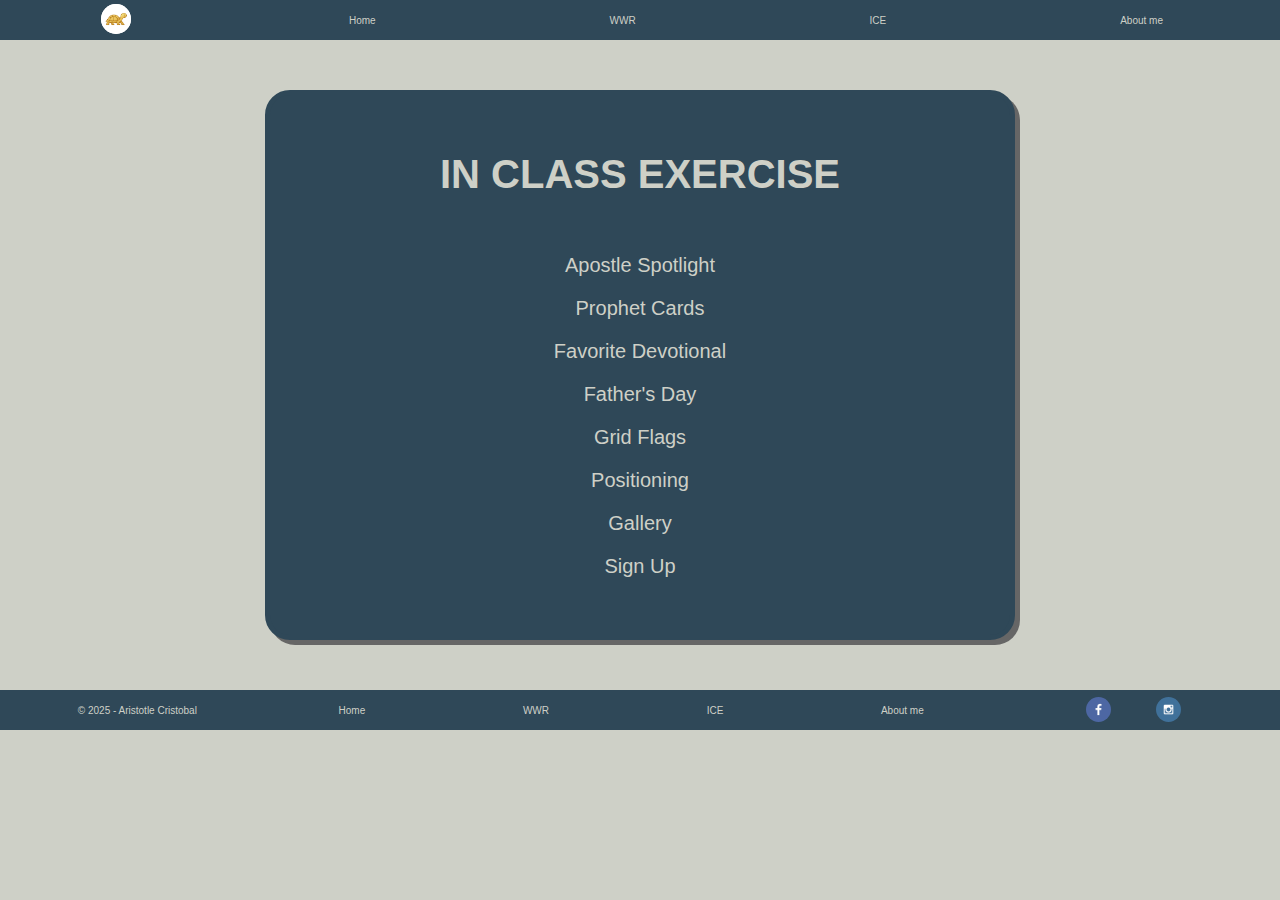
<file: ice/index.html>
<!DOCTYPE html>
<html lang="en">
<head>
    <meta charset="UTF-8">
    <meta name="viewport" content="width=device-width, initial-scale=1.0">
    <title>Aristotle's Portal Page</title>
    <link rel="stylesheet" href="style.css">
</head>
<body>
    <div id="content">
        <header>
            <nav id="nav_aboutme">
                <p id="logo_link" href="index.html">
                    <img class="logo" src="../images/logo_gold.svg" alt="ABC logo">
                </p>
                <a href="../index.html">Home</a>
                <a href="../wwr/index.html">WWR</a>
                <div class="dropdown">
                    <button class="dropbtn">ICE 
                      <i class="fa fa-caret-down"></i>
                    </button>
                    <div class="dropdown-content">
                      <a href="apostle_spotlight/apostles.html">Apostle Spotlight</a>
                      <a href="prophet_cards/nelson.html">Prophet Cards</a>
                      <a href="favorite_devo/favdevo.html">Favorite Devotional</a>
                      <a href="fathersday/index.html">Father's Day</a>
                      <a href="grid_flags/flags.html">Grid Flags</a>
                      <a href="positioning/positioning.html">Positioning</a>
                      <a href="gallery/gallery.html">Gallery</a>
                      <a href="signup/signup.html">Signup</a>
                    </div>
                  </div> 
                <a href="aboutme.html">About me</a> 
            </nav>
        </header>

        <main>
            
            <div class="ice">
                <h1>IN CLASS EXERCISE</h1>
                <ul>
                    <li><a href="apostle_spotlight/apostles.html" target="_blank">Apostle Spotlight</a></li>
                    <li><a href="prophet_cards/nelson.html" target="_blank">Prophet Cards</a></li>
                    <li><a href="favorite_devo/favdevo.html" target="_blank">Favorite Devotional</a></li>
                    <li><a href="fathersday/index.html" target="_blank">Father's Day</a></li>
                    <li><a href="grid_flags/flags.html" target="_blank">Grid Flags</a></li>
                    <li><a href="positioning/positioning.html" target="_blank">Positioning</a></li>
                    <li><a href="gallery/gallery.html" target="_blank">Gallery</a></li>
                    <li><a href="signup/signup.html" target="_blank">Sign Up</a></li>
                </ul>
            </div>  
        </main>


        <footer>
            <p>&copy; 2025 - Aristotle Cristobal</p>

            <a href="../index.html">Home</a>
            <a href="../wwr/index.html">WWR</a>
            <div class="dropup">
                <button class="dropbtn">ICE</button>
                <div class="dropup-content">
                  <a href="apostle_spotlight/apostles.html">Apostle Spotlight</a>
                  <a href="prophet_cards/nelson.html">Prophet Cards</a>
                  <a href="favorite_devo/favdevo.html">Favorite Devotional</a>
                  <a href="fathersday/index.html">Father's Day</a>
                  <a href="grid_flags/flags.html">Grid Flags</a>
                  <a href="positioning/positioning.html">Positioning</a>
                  <a href="gallery/gallery.html">Gallery</a>
                  <a href="signup/signup.html">Signup</a>
                </div>
            </div>
                <a href="../aboutme.html">About me</a>

            <div class="social">
                <a href="https://facebook.com" target="_blank"><img src="../images/facebook.png" alt="fb icon"></a>
                <a href="https://instagram.com" target="_blank"><img src="../images/instagram.png" alt="ig icon"></a>
            </div>
        </footer>
    </div>
</body>
</html>
</file>
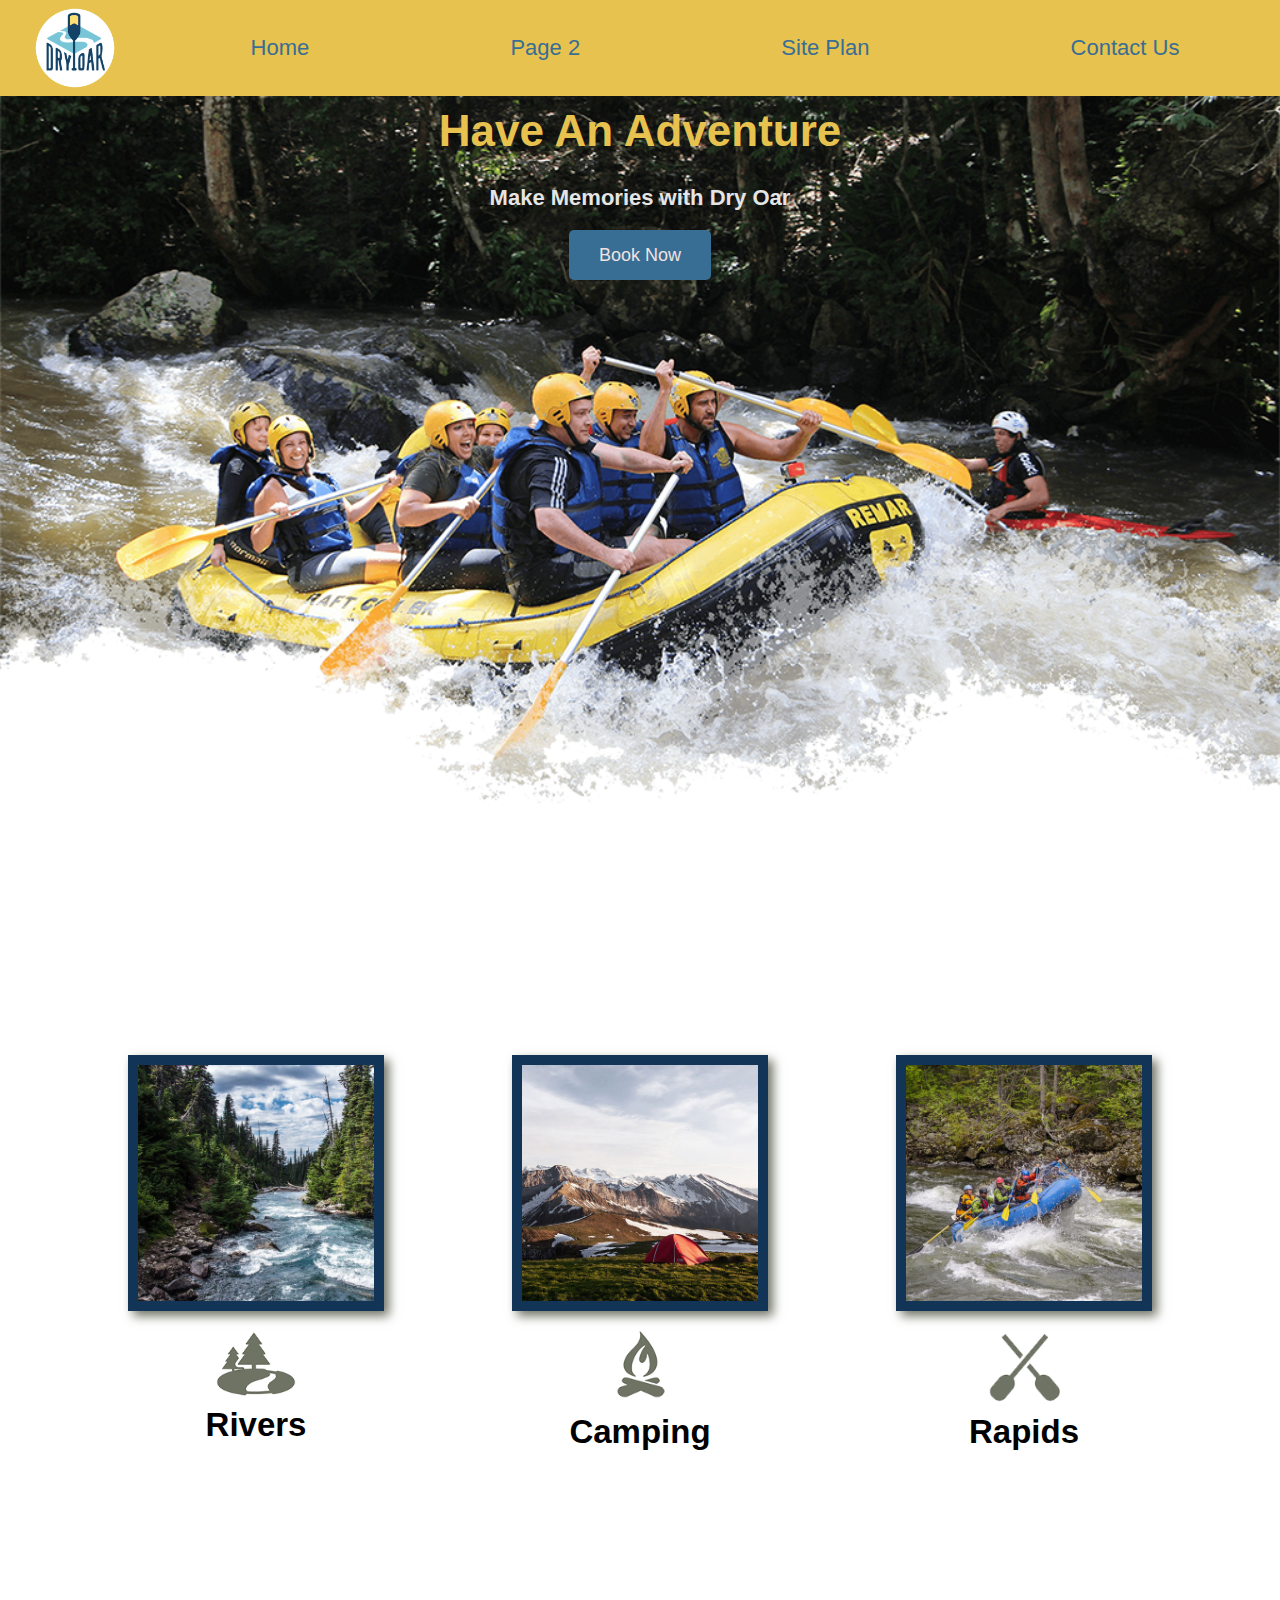
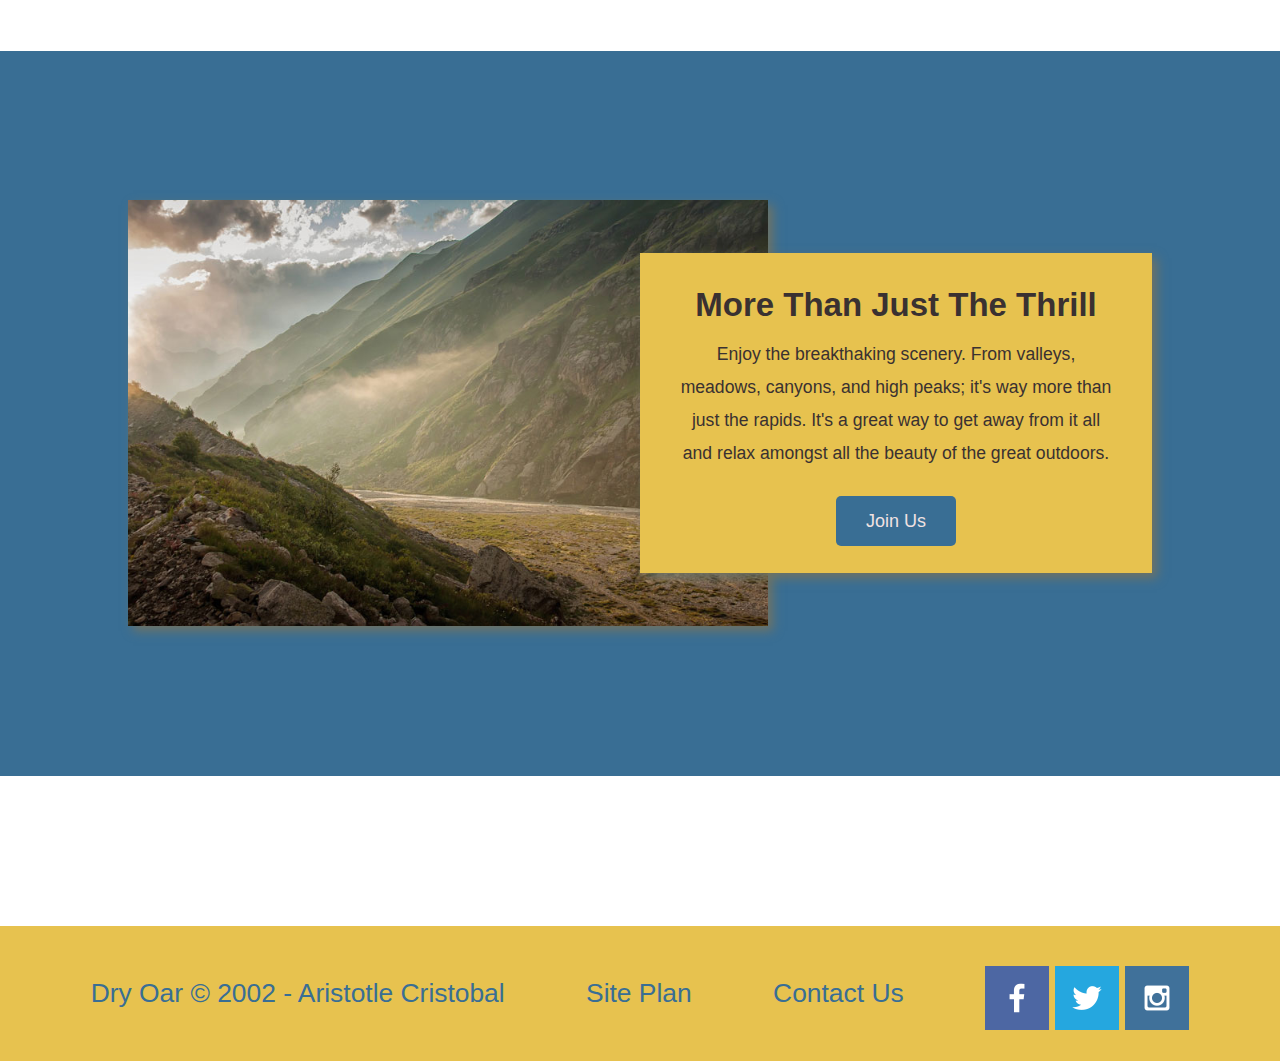
<file: wwr/index.html>
<!DOCTYPE html>
<html lang="en">
<head>
    <meta charset="UTF-8">
    <meta http-equiv="X-UA-Compatible" content="IE=edge">
    <meta name="viewport" content="width=device-width, initial-scale=1.0">
    <title>Whitewater Rafting Vacations | Dry Oar Boating | Home</title>
    <link rel="stylesheet" href="styles/style.css">
</head>
<body>
    <div id="content">
        <header>
            <a id="logo_link" href="index.html">
                <img class="logo" src="images/logo.png" alt="Dry Oar Logo">
            </a>
            <nav>
                <a href="index.html">Home</a>
                <a href="#">Page 2</a>
                <a href="site-plan-rafting.html">Site Plan</a>
                <a href="contacus.html">Contact Us</a>
            </nav>
        </header>
        <div id="hero">
            <div id="hero-box">
                <img id="hero-img" src="images/hero.png" alt="People enjoying white water rafting">
            </div>
            <section id="hero-msg">
                <h1 class="home-title">Have An Adventure</h1>
                <h4>Make Memories with Dry Oar </h4>
                <div class="button-box">
                    <a class="book" href="rates.html">Book Now</a>
                </div>    
            </section>
        </div>
        <main class="home-grid">
            <section class="rivers-card">
                <img class="card-img" src="images/rivers.jpg" alt="river in forest">
                <img class="icon" src="images/river_icon.png" alt="river icon">
                <h2>Rivers</h2>
            </section>
            <section class="camping-card">
                <img class="card-img" src="images/camping.jpg" alt="river in forest">
                <img class="icon" src="images/fire_icon.png" alt="fire icon">
                <h2>Camping</h2>
            </section>
            <section class="rapids-card">
                <img class="card-img" src="images/rapids.jpg" alt="rafting boat">
                <img class="icon" src="images/oars_icon.png" alt="oars icon">
                <h2>Rapids</h2>
            </section>
            <div id="background"></div>
            <img class="mountains" src="images/mountains.jpg" alt="Misty mountains">
            <section class="msg">
                <h2>More Than Just The Thrill</h2>
                <p>Enjoy the breakthaking scenery. From valleys, meadows, canyons, and high peaks; it's way more than just the rapids. It's a great way to get away from it all and relax amongst all the beauty of the great outdoors. </p>
                <a class="join" href="rivers.html">Join Us</a>
            </section>
        </main>
        <footer>
            <p>Dry Oar &copy; 2002 - Aristotle Cristobal</p>
            <p><a href="site-plan-rafting.html">Site Plan</a></p>
            <p><a href="contactus.html">Contact Us</a></p>
            <div class="social">
                <a href="https://facebook.com" target="_blank"> 
                    <img src="images/facebook.png" alt="fb icon">
                </a>
                <a href="https://twitter.com" target="_blank">
                    <img src="images/twitter.png" alt="twitter icon">
                </a>
                <a href="https://instagram.com" target="_blank">
                    <img src="images/instagram.png" alt="instagram icon">
                </a>
            </div>
        </footer>
    </div>
</body>
</html>
</file>
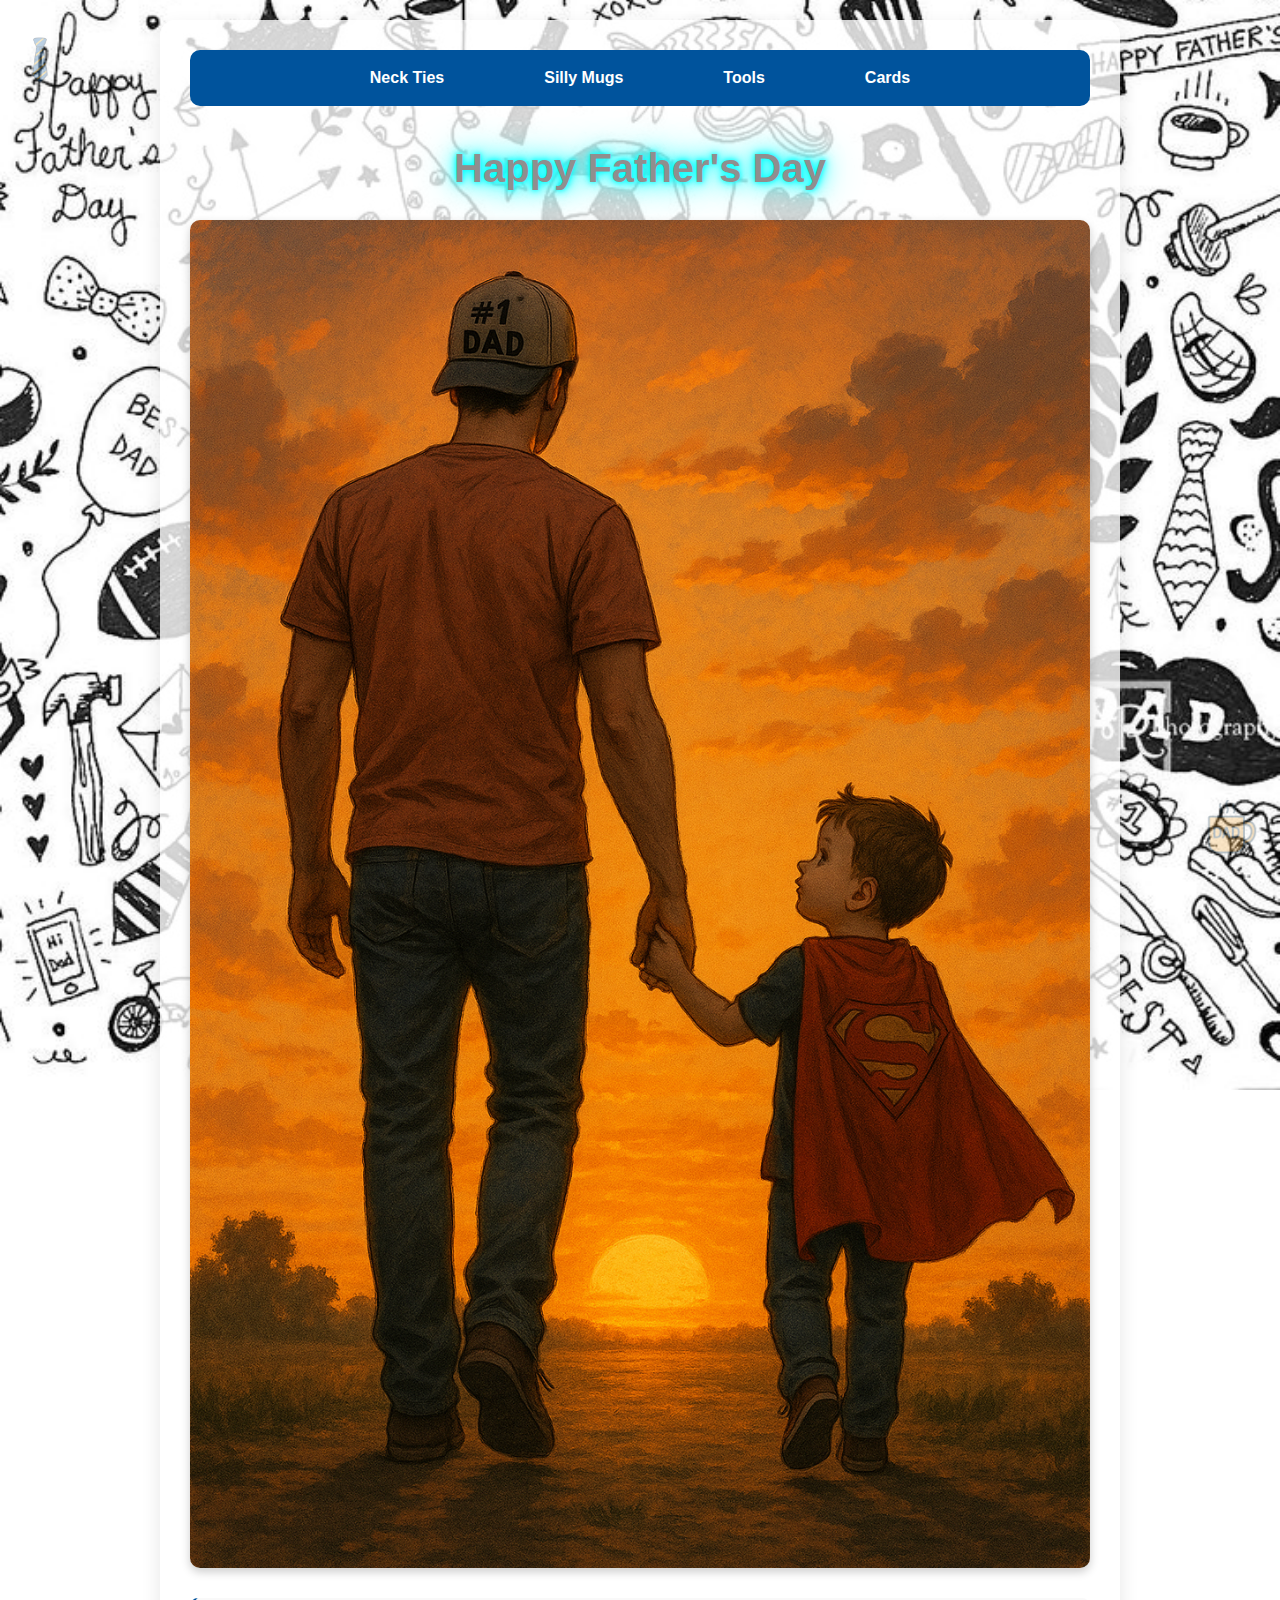
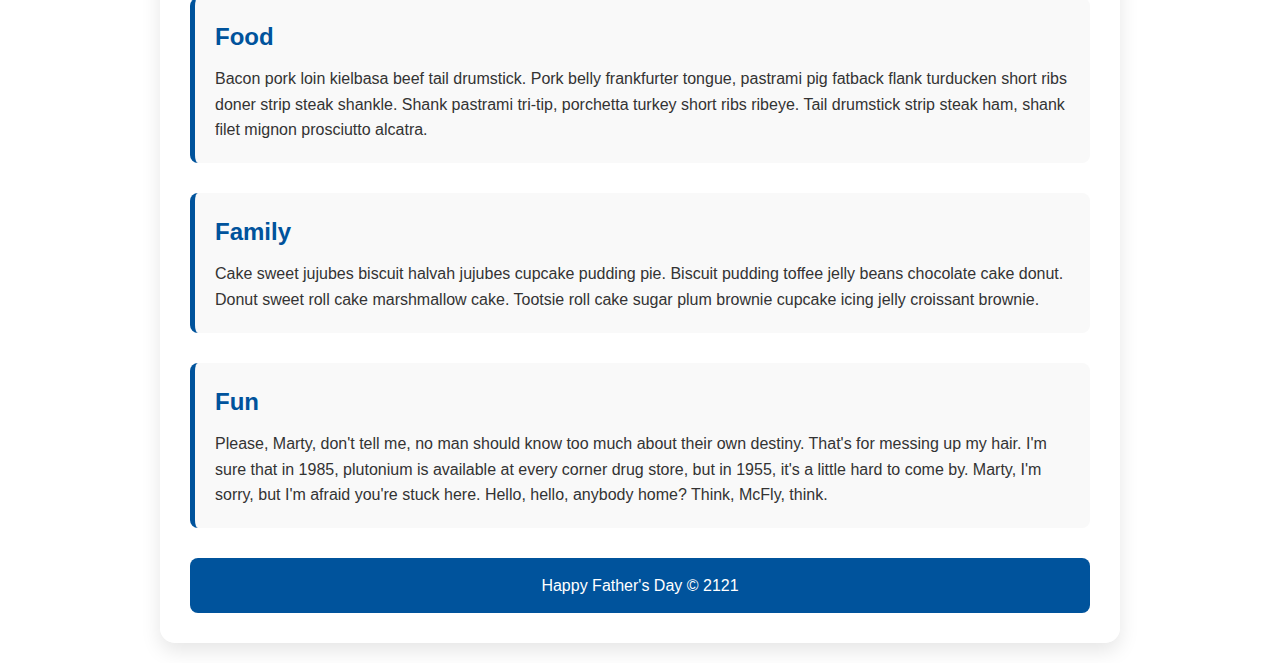
<file: ice/fathersday/index.html>
<!DOCTYPE html>
<html lang="en">

<head>
    <meta charset="UTF-8">
    <meta name="viewport" content="width=device-width, initial-scale=1.0">
    <title>Father's Day Page</title>
    <link rel="stylesheet" href="styles/styles.css">
</head>

<body>
    <div id="wrapper">
        <header>
            <nav>
                <ul>
                    <li>Neck Ties</li>
                    <li>Silly Mugs</li>
                    <li>Tools</li>
                    <li>Cards</li>
                </ul>
            </nav>
        </header>
        <main>
            <h1>Happy Father's Day</h1>
            <img src="images/fathersday.png">
            <section>
                <h2>Food</h2>
                <p>Bacon pork loin kielbasa beef tail drumstick. Pork belly frankfurter tongue,
                     pastrami pig fatback flank turducken short ribs doner strip steak shankle.
                      Shank pastrami tri-tip, porchetta turkey short ribs ribeye. 
                      Tail drumstick strip steak ham, shank filet mignon prosciutto alcatra. </p>
            </section>
            <section>
                <h2>Family</h2>
                <p>Cake sweet jujubes biscuit halvah jujubes cupcake pudding pie. Biscuit
                    pudding toffee jelly beans chocolate cake donut. Donut sweet roll cake
                    marshmallow cake. Tootsie roll cake sugar plum brownie cupcake icing
                    jelly croissant brownie.</p>
            </section>
            <section>
                <h2>Fun</h2>
                <p>Please, Marty, don't tell me, no man should know too much about their own
                     destiny. That's for messing up my hair. I'm sure that in 1985, 
                     plutonium is available at every corner drug store, but in 1955, 
                     it's a little hard to come by. Marty, I'm sorry, but I'm afraid 
                     you're stuck here. Hello, hello, anybody home? Think, McFly, think. 
                     </p>
            </section>
        </main>
        <footer>
            Happy Father's Day &copy; 2121
        </footer>
    </div>
</body>

</html>
</file>
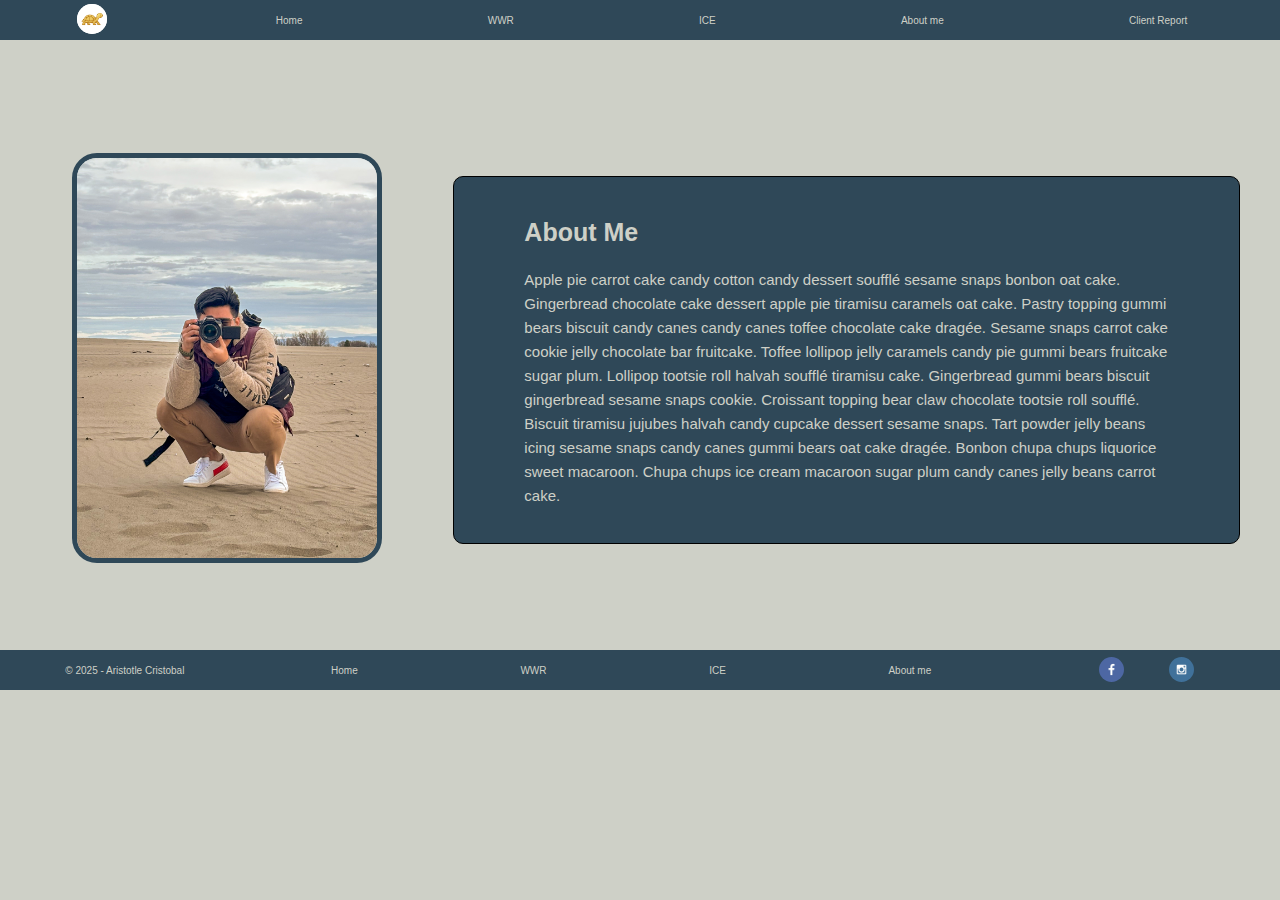
<file: aboutme.html>
<!DOCTYPE html>
<html lang="en">
<head>
    <meta charset="UTF-8">
    <meta name="viewport" content="width=device-width, initial-scale=1.0">
    <title>Aristotle's Portal Page</title>
    <link rel="stylesheet" href="styles/style.css">
</head>
<body>
    <div id="content">
        <div id="header"></div>
    </div>
        
    <div id="aboutmepage-container">
        <div>
            <img id="about-me-prof-pic" src="images/IMG_6723.JPG" alt="Aristotle Cristobal" class="profile-pic">
        </div>
        <div id="aboutme-text">
            <h2 class="title">About Me</h2>
            <p>Apple pie carrot cake candy cotton candy dessert soufflé sesame snaps bonbon oat cake. Gingerbread chocolate cake dessert apple pie tiramisu caramels oat cake. Pastry topping gummi bears biscuit candy canes candy canes toffee chocolate cake dragée. Sesame snaps carrot cake cookie jelly chocolate bar fruitcake. Toffee lollipop jelly caramels candy pie gummi bears fruitcake sugar plum. Lollipop tootsie roll halvah soufflé tiramisu cake. Gingerbread gummi bears biscuit gingerbread sesame snaps cookie. Croissant topping bear claw chocolate tootsie roll soufflé. Biscuit tiramisu jujubes halvah candy cupcake dessert sesame snaps. Tart powder jelly beans icing sesame snaps candy canes gummi bears oat cake dragée. Bonbon chupa chups liquorice sweet macaroon. Chupa chups ice cream macaroon sugar plum candy canes jelly beans carrot cake.</p>
        </div>
    </div>

    <div id="footer"></div>
    <script>
        document.addEventListener("DOMContentLoaded", function() {
            fetch('header.html')
                .then(response => response.text())
                .then(data => {
                    document.getElementById('header').innerHTML = data;
                });

            fetch('footer.html')
                .then(response => response.text())
                .then(data => {
                    document.getElementById('footer').innerHTML = data;
                });
        });
    </script>
</body>
</html>
</file>
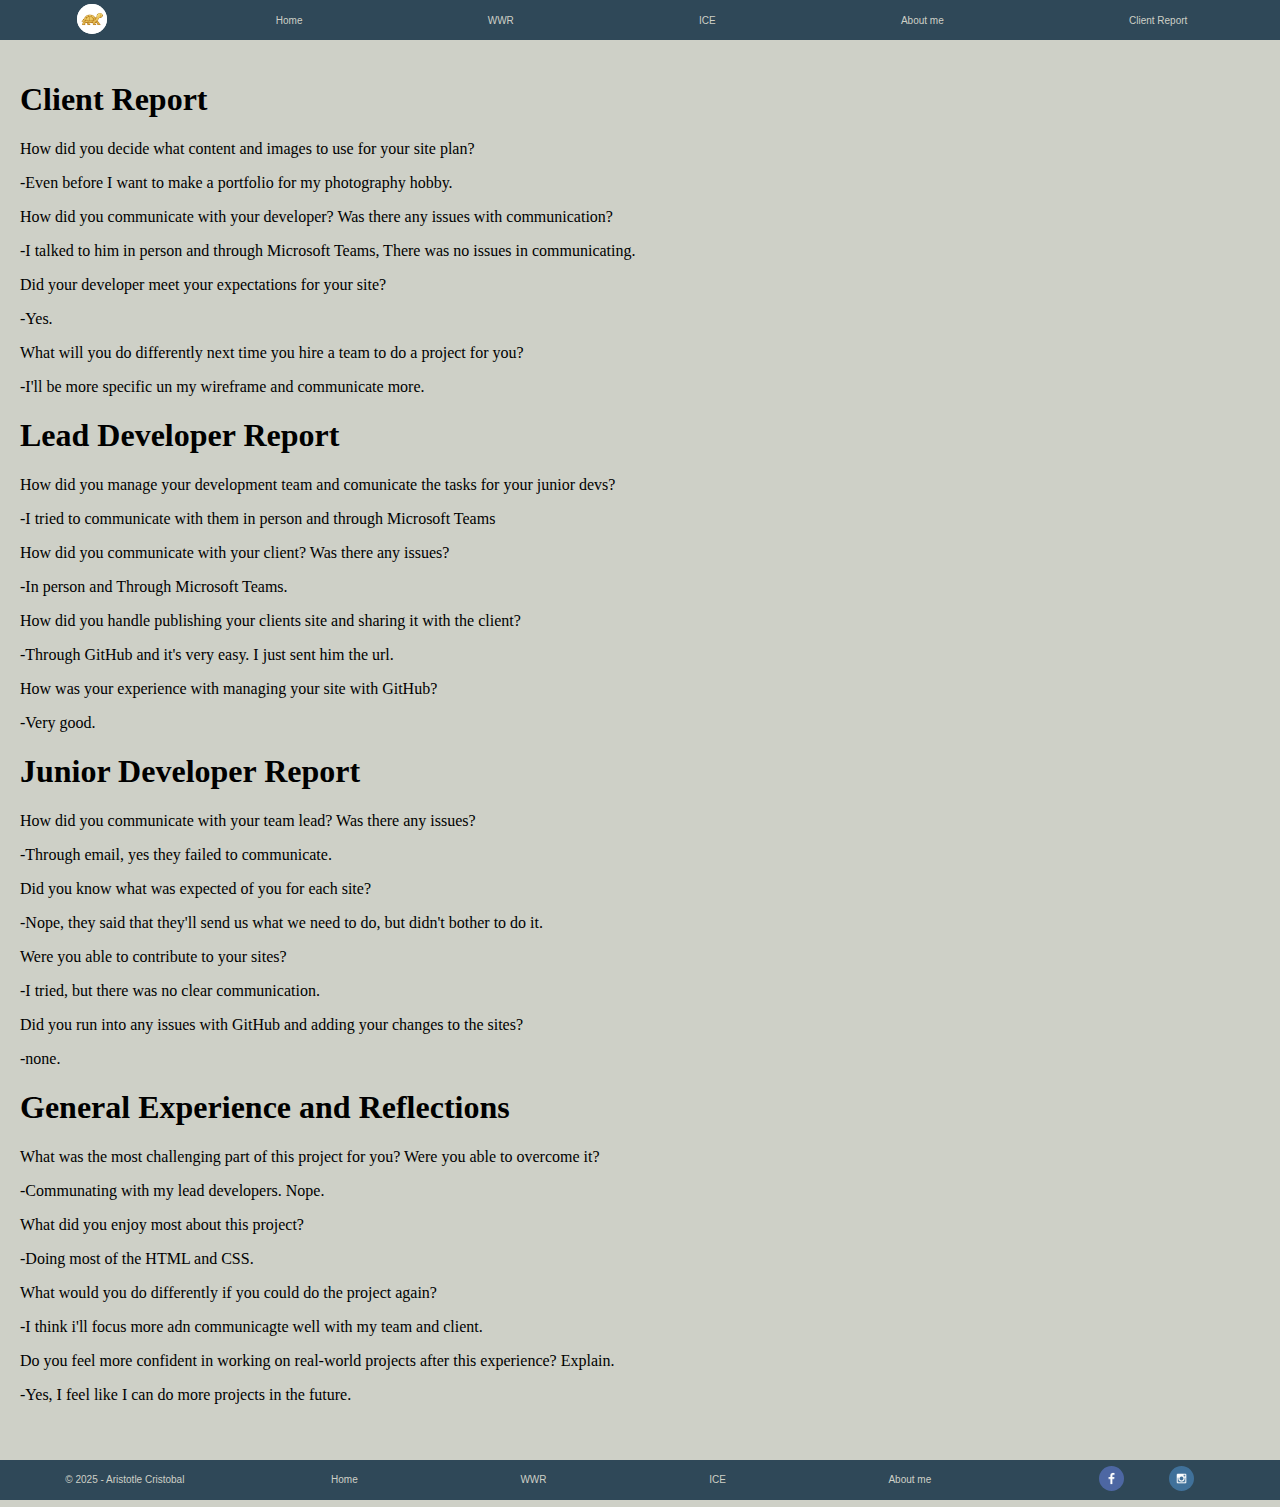
<file: client_report.html>
<!DOCTYPE html>
<html lang="en">
<head>
    <meta charset="UTF-8">
    <meta name="viewport" content="width=device-width, initial-scale=1.0">
    <title>Client Report</title>
    <link rel="stylesheet" href="styles/style.css">
</head>
<body>
    <div id="content">
        <div id="header"></div>
    </div>
        
    <div id="Report">
        <h1>Client Report</h1>

    
        <p>How did you decide what content and images to use for your site plan?</p>
        <p>-Even before I want to make a portfolio for my photography hobby.</p>

        <p>How did you communicate with your developer? Was there any issues with communication?</p>
        <p>-I talked to him in person and through Microsoft Teams, There was no issues in communicating.</p>

        <p>Did your developer meet your expectations for your site?</p>
        <p>-Yes.</p>

        <p>What will you do differently next time you hire a team to do a project for you?</p>
        <p>-I'll be more specific un my wireframe and communicate more.</p>

        
        <h1>Lead Developer Report</h1>

        <p>How did you manage your development team and comunicate the tasks for your junior devs?</p>
        <p>-I tried to communicate with them in person and through Microsoft Teams</p>

        <p>How did you communicate with your client? Was there any issues?</p>
        <p>-In person and Through Microsoft Teams.</p>

        <p>How did you handle publishing your clients site and sharing it with the client?</p>
        <p>-Through GitHub and it's very easy. I just sent him the url.</p>

        <p>How was your experience with managing your site with GitHub?</p>
        <p>-Very good.</p>
 
        
        <h1>Junior Developer Report</h1>

        <p>How did you communicate with your team lead? Was there any issues?</p>
        <p>-Through email, yes they failed to communicate.</p>

        <p>Did you know what was expected of you for each site?</p>
        <p>-Nope, they said that they'll send us what we need to do, but didn't bother to do it.</p>

        <p>Were you able to contribute to your sites?</p>
        <p>-I tried, but there was no clear communication.</p>

        <p>Did you run into any issues with GitHub and adding your changes to the sites?</p>
        <p>-none.</p>

        
        <h1>General Experience and Reflections</h1>

        <p>What was the most challenging part of this project for you? Were you able to overcome it?</p>
        <p>-Communating with my lead developers. Nope.</p>

        <p>What did you enjoy most about this project?</p>
        <p>-Doing most of the HTML and CSS.</p>

        <p>What would you do differently if you could do the project again?</p>
        <p>-I think i'll focus more adn communicagte well with my team and client.</p>

        <p>Do you feel more confident in working on real-world projects after this experience? Explain.</p>
        <p>-Yes, I feel like I can do more projects in the future.</p>
    </div>

    <div id="footer"></div>
    
    <script>
        document.addEventListener("DOMContentLoaded", function() {
            fetch('header.html')
                .then(response => response.text())
                .then(data => {
                    document.getElementById('header').innerHTML = data;
                });

            fetch('footer.html')
                .then(response => response.text())
                .then(data => {
                    document.getElementById('footer').innerHTML = data;
                });
        });
    </script>
</body>
</html>
</file>
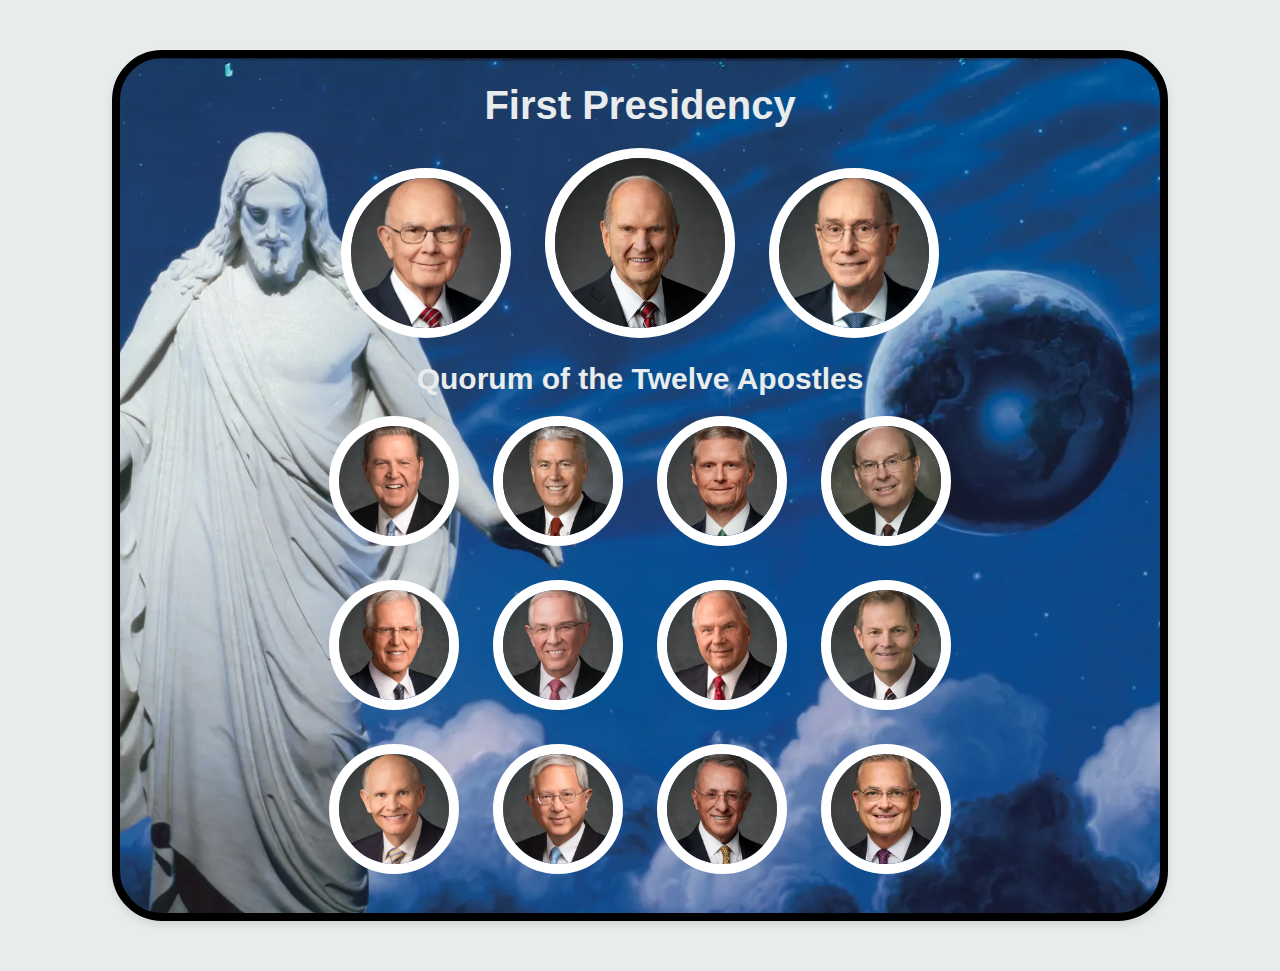
<file: ice/apostle_spotlight/apostles.html>
<!DOCTYPE html>
<html lang="en">
<head>
    <meta charset="UTF-8">
    <meta name="viewport" content="width=device-width, initial-scale=1.0">
    <title>Apostles Spotlights</title>
    <style>
        /* Insert styles here */
    body {
        background: #e8eced;
        margin: 50px;
    }

    .card {
        background-image:url("images/christus.webp");
        background-position: center;
        background-size: cover;
        max-width: 1000px;
        margin: 0 auto;
        text-align: center;
        padding:  20px;
        border-radius: 50px;
        border: solid black 8px;
        box-shadow: 0 4px 8px rgba(0, 0, 0, 0.1);
    }

    #presidency h2 {
        margin: 5px;
        color: #e8eced;
        font-family: "Arial";
        font-style: normal;
        font-size: 40px;
    }

    #nelson:hover,
    #oaks:hover,
    #eyring:hover {
        border-color: rgb(160, 163, 163);
        transform: scale(1.1);
    }
    
    #nelson {
        width: 170px;
        height: 170px;
        border: solid white 10px;
        border-radius: 50%;
        object-fit: cover;
        margin: 15px;
    }

    #oaks {
        width: 150px;
        height: 150px;
        border: solid white 10px;
        border-radius: 50%;
        object-fit: cover;
        margin: 15px;
    }

    #eyring {
        width: 150px;
        height: 150px;
        border: solid white 10px;
        border-radius: 50%;
        object-fit: cover;
        margin: 15px;
    }

    #first {
        color: #e8eced;
    }

    #first h2 {
        margin: 5px;
        color: #e8eced;
        font-family: "Arial";
        font-style: normal;
        font-size: 30px;
    }
    #first img,
    #second img,
    #third img {
        margin: 15px;
    }
    
    #first img:hover,
    #second img:hover,
    #third img:hover {
        border-color: rgb(160, 163, 163);
        transform: scale(1.1);
    }

    #first img{
        width: 110px;
        height: 110px;        
        border: solid white 10px;
        border-radius: 50%;
        object-fit: cover;
    }

    #second img{
        width: 110px;
        height: 110px;
        border: solid white 10px;
        border-radius: 50%;
        object-fit: cover;

    }

    #third img{
        width: 110px;
        height: 110px;
        border: solid white 10px;
        border-radius: 50%;
        object-fit: cover;

    }
    </style>
</head>
<body>

    <div class="card" alt="card">

        <section id="presidency">
            <h2>First Presidency</h2>
            <img id="oaks" src="images/oaks.webp" alt="president_oaks">
            <img id="nelson" src="images/nelson.webp" alt="president_nelson">
            <img id="eyring" src="images/eyring.webp" alt="president_eyring">
        </section>

        <section id="first">
            <h2>Quorum of the Twelve Apostles</h2>
            <img id="holland" src="images/holland.webp" alt="elder_holland">
            <img id="uchtdorf" src="images/uchtdorf.webp" alt="elder_uchtdorf">
            <img id="bednar" src="images/bednar.webp" alt="elder_holland">
            <img id="cook"  src="images/cook.webp" alt="elder_cook">
        </section>

        <section id="second">
            <img id="christofferson" src="images/christofferson.webp" alt="elder_christofferson">
            <img id="anderson" src="images/anderson.webp" alt="elder_anderson">
            <img id="rasband" src="images/rasband.webp" alt="elder_rasband">
            <img id="stevenson" src="images/stevenson.webp" alt="elder_stevenson">
        </section>

        <section id="third">
            <img id="renlund" src="images/renlund.webp" alt="elder_renlund">
            <img id="gong" src="images/gong.webp" alt="elder_gong">
            <img id="soares" src="images/soares.webp" alt="elder_soares">
            <img id="kearon" src="images/kearon.webp" alt="elder_kearon">
        </section>
    </div>
</body>
</html>
</file>
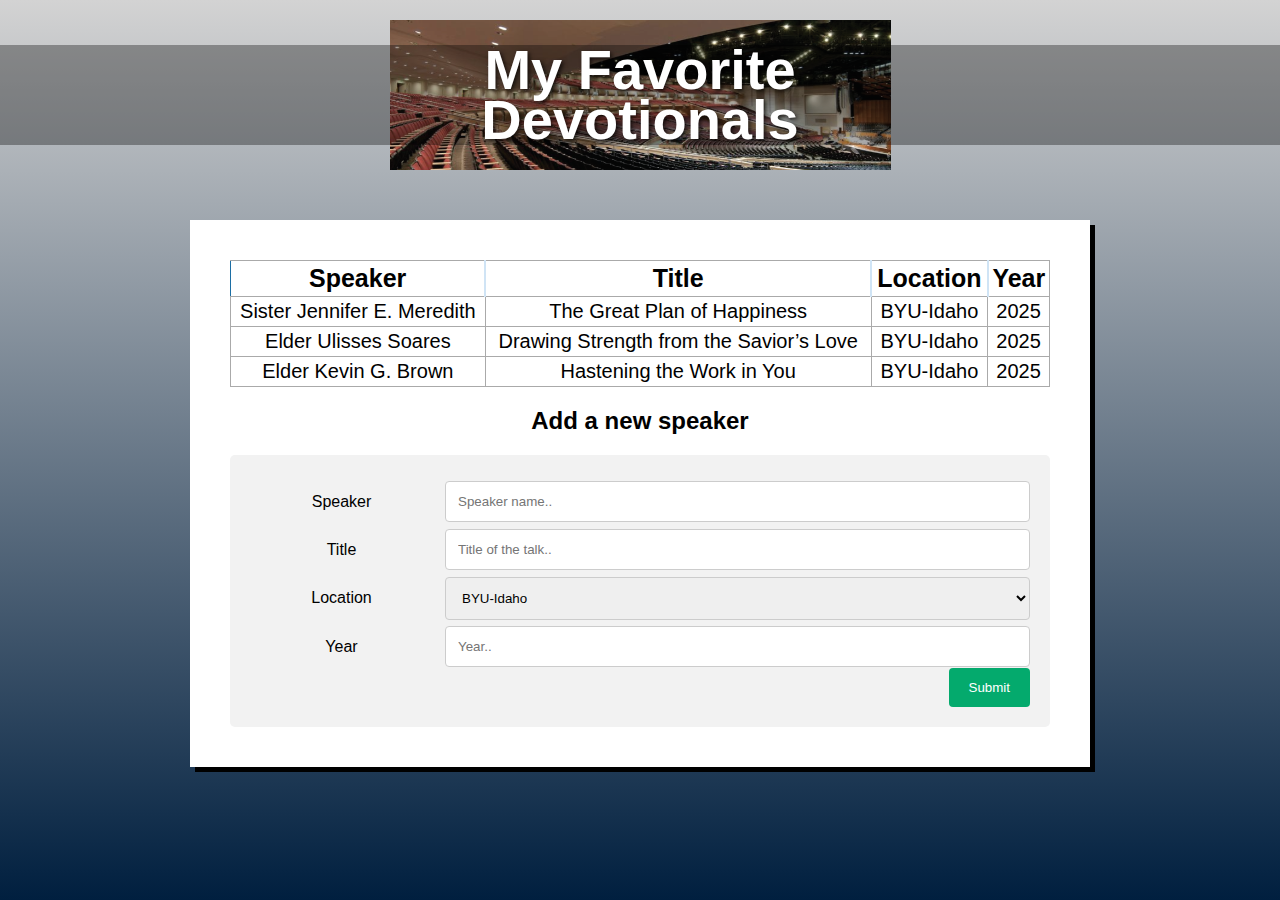
<file: ice/favorite_devo/favdevo.html>
<!DOCTYPE html>
<html lang="en">
<head>
  <meta charset="UTF-8" />
  <meta name="viewport" content="width=device-width, initial-scale=1.0"/>
  <title>My Favorite Devotionals</title>
  <link rel="stylesheet" href="styles/styles.css" />
</head>
<body>
  <div class="container">
    <header class="header">
      <div class="header-image">
        <h1>My Favorite<br>Devotionals</h1>
      </div>
    </header>
    <main>
      <div class="content-box">
        <!-- Add your devotional content here -->
        <table class="blueTable">
          <thead>
          <tr>
          <th>Speaker</th>
          <th>Title</th>
          <th>Location</th>
          <th>Year</th>
          </tr>
          </thead>
          <tbody>
          <tr>
          <td>Sister Jennifer E. Meredith</td><td>The Great Plan of Happiness</td><td>BYU-Idaho</td><td>2025</td></tr>
          <tr>
          <td>Elder Ulisses Soares</td><td>Drawing Strength from the Savior’s Love</td><td>BYU-Idaho</td><td>2025</td></tr>
          <tr>
          <td>Elder Kevin G. Brown</td><td>Hastening the Work in You</td><td>BYU-Idaho</td><td>2025</td></tr>
          </tbody>
          </tr>
          </table>
          <h2>Add a new speaker</h2>

          <div class="table"r>
            <form action="/action_page.php">
              <div class="row">
                <div class="col-25">
                  <label for="speaker">Speaker</label>
                </div>
                <div class="col-75">
                  <input type="text" id="speaker" placeholder="Speaker name..">
                </div>
              </div>
              <div class="row">
                <div class="col-25">
                  <label for="title">Title</label>
                </div>
                <div class="col-75">
                  <input type="text" id="title" placeholder="Title of the talk..">
                </div>
              </div>
              <div class="row">
                <div class="col-25">
                  <label for="location">Location</label>
                </div>
                <div class="col-75">
                  <select id="location" name="location" placeholder="Select a location..">
                    <option value="byu_idaho">BYU-Idaho</option>
                    <option value="byu_provo">BYU-Provo</option>
                    <option value="byu_hawaii">BYU-Hawaii</option>
                  </select>
                </div>
              </div>
              <div class="row">
                <div class="col-25">
                  <label for="year">Year</label>
                </div>
                <div class="col-75">
                  <input type="text" id="year" placeholder="Year..">
                </div>
              </div>
              <div class="row">
                <input type="submit" value="Submit">
              </div>
            </form>
          </div>

                </div>
              </div>
      </div>
    </main>
  </div>
</body>
</html>

<style>

*{
  box-sizing: border-box;
}

input[type=text], select, textarea {
  width: 100%;
  padding: 12px;
  border: 1px solid #ccc;
  border-radius: 4px;
  resize: vertical;
}

label {
  padding: 12px 12px 12px 0;
  display: inline-block;
}

input[type=submit] {
  background-color: #04AA6D;
  color: white;
  padding: 12px 20px;
  border: none;
  border-radius: 4px;
  cursor: pointer;
  float: right;
}

input[type=submit]:hover {
  background-color: #45a049;
}

.table {
  border-radius: 5px;
  background-color: #f2f2f2;
  padding: 20px;
}

.col-25 {
  float: left;
  width: 25%;
  margin-top: 6px;
}

.col-75 {
  float: left;
  width: 75%;
  margin-top: 6px;
}

.row::after {
  content: "";
  display: table;
  clear: both;
}

table.blueTable {
  border: 1px solid #1C6EA4;
  background-color: #ffffff;
  width: 100%;
  text-align: left;
  border-collapse: collapse;
}
table.blueTable td, table.blueTable th {
  border: 1px solid #AAAAAA;
  padding: 3px 2px;
}
table.blueTable tbody td {
  font-size: 20px;
  text-align: center;
}

table.blueTable thead th {
  text-align: center;
  font-size: 25px;
  font-weight: bold;
  color: #000000;
  border-left: 2px solid #D0E4F5;
}
table.blueTable thead th:first-child {
  border-left: none;
}

table.blueTable tfoot td {
  font-size: 11px;
}
table.blueTable tfoot .links {
  text-align: right;
}
table.blueTable tfoot .links a{
  display: inline-block;
  background: #1C6EA4;
  color: #FFFFFF;
  padding: 2px 8px;
  border-radius: 5px;
}

</style>
</file>
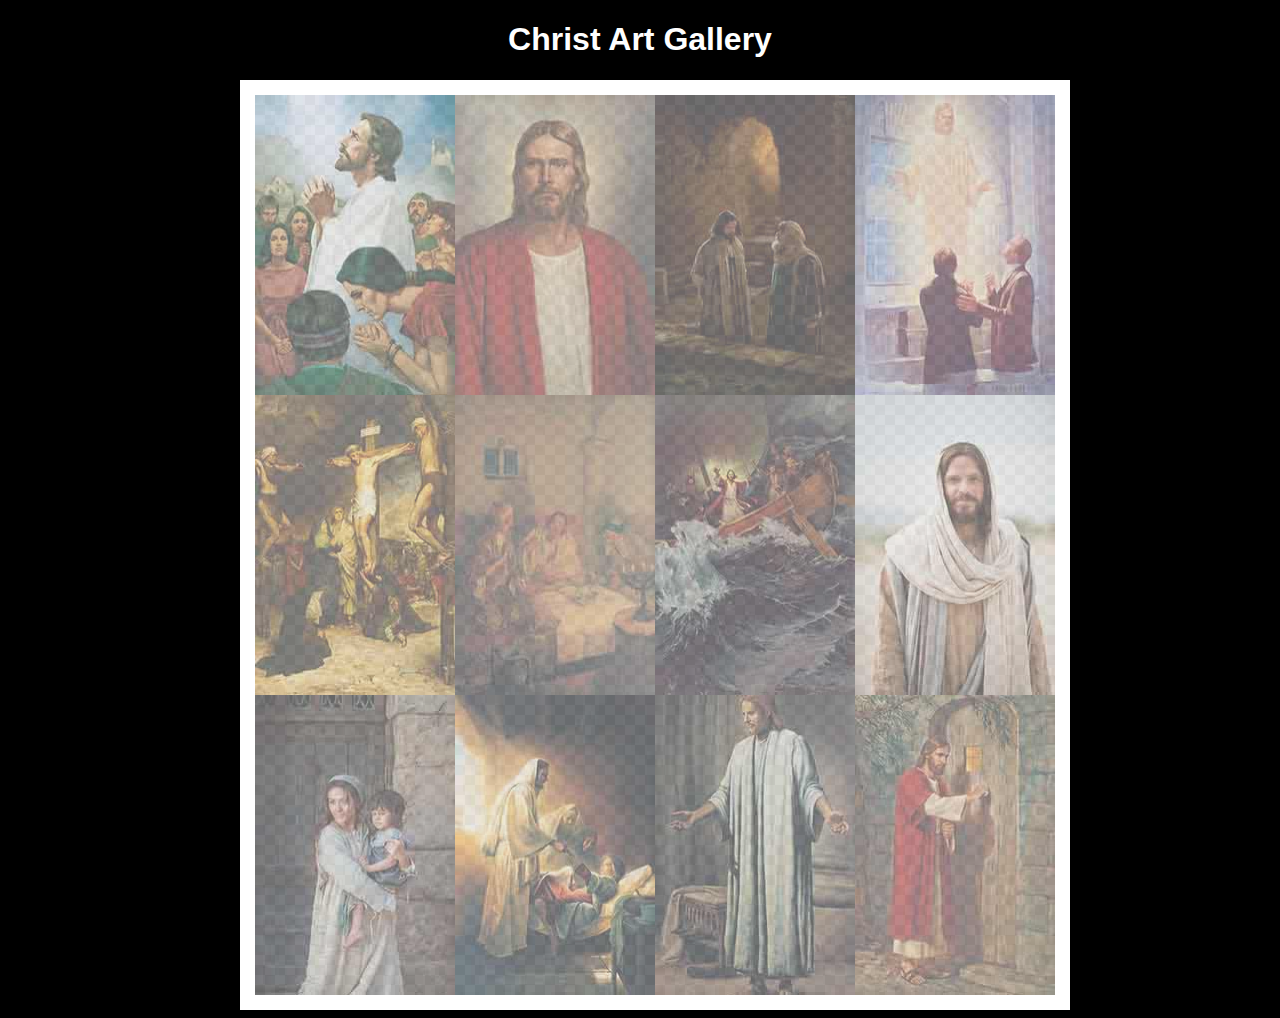
<file: ice/gallery/gallery.html>
<!DOCTYPE html>
<html lang="en">
<head>
    <meta charset="UTF-8">
    <meta name="viewport" content="width=device-width, initial-scale=1.0">
    <title>Images of Christ</title>
    <style>
        body {
            background: black;
        }
        #wrapper{
            width: 800px;
            margin: 0 auto;
        }
        nav {
            color: white;
            text-align: center;
            font-family: Haettenschweiler, 'Arial Narrow Bold', sans-serif;
        }
        #gallery{
            display: grid;
            grid-template-columns: 200px 200px 200px 200px;
            border: 15px solid rgb(255, 255, 255);
            width: 100%;
            background-color: #ddd;
            background-image:
                linear-gradient(45deg, #ccc 26%, transparent 26%), 
                linear-gradient(135deg, #ccc 26%, transparent 26%),
                linear-gradient(45deg, transparent 75%, #ccc 75%),
                linear-gradient(135deg, transparent 75%, #ccc 75%);
            background-size: 20px 20px; /* Must be a square */
            background-position: 0 0, 10px 0, 10px -10px, 0px 10px; 
            
        }
        #gallery a {
            cursor: url('images/christus.png'), pointer;
        }
        #gallery img {
            width: 200px;
            height: 300px;
            opacity:50%;
            display:block;
        }
        #gallery img:hover{
            opacity: 100%;
        }
    </style>
</head>
<body>
    <div id="wrapper">
        <nav>
            <h1>Christ Art Gallery</h1>
        </nav>
        <main>
            <div id="gallery">
                <a href="images/big/img1.jpg"><img src="images/small/img1.jpg" alt="huge file size" ></a>
                <a href="images/big/img2.jpg"><img src="images/small/img2.jpg" alt="huge file size" ></a>
                <a href="images/big/img3.jpg"><img src="images/small/img3.jpg" alt="huge file size" ></a>
                <a href="images/big/img4.jpg"><img src="images/small/img4.jpg" alt="huge file size" ></a>
                <a href="images/big/img5.jpg"><img src="images/small/img5.jpg" alt="huge file size" ></a>
                <a href="images/big/img6.jpg"><img src="images/small/img6.jpg" alt="huge file size" ></a>
                <a href="images/big/img7.jpg"><img src="images/small/img7.jpg" alt="huge file size" ></a>
                <a href="images/big/img8.jpg"><img src="images/small/img8.jpg" alt="huge file size" ></a>
                <a href="images/big/img9.jpg"><img src="images/small/img9.jpg" alt="huge file size" ></a>
                <a href="images/big/img10.jpg"><img src="images/small/img10.jpg" alt="huge file size" ></a>
                <a href="images/big/img11.jpg"><img src="images/small/img11.jpg" alt="huge file size" ></a>
                <a href="images/big/img12.jpg"><img src="images/small/img12.jpg" alt="huge file size" ></a>
            </div>
        </main>
    </div>
</body>
</html>
</file>
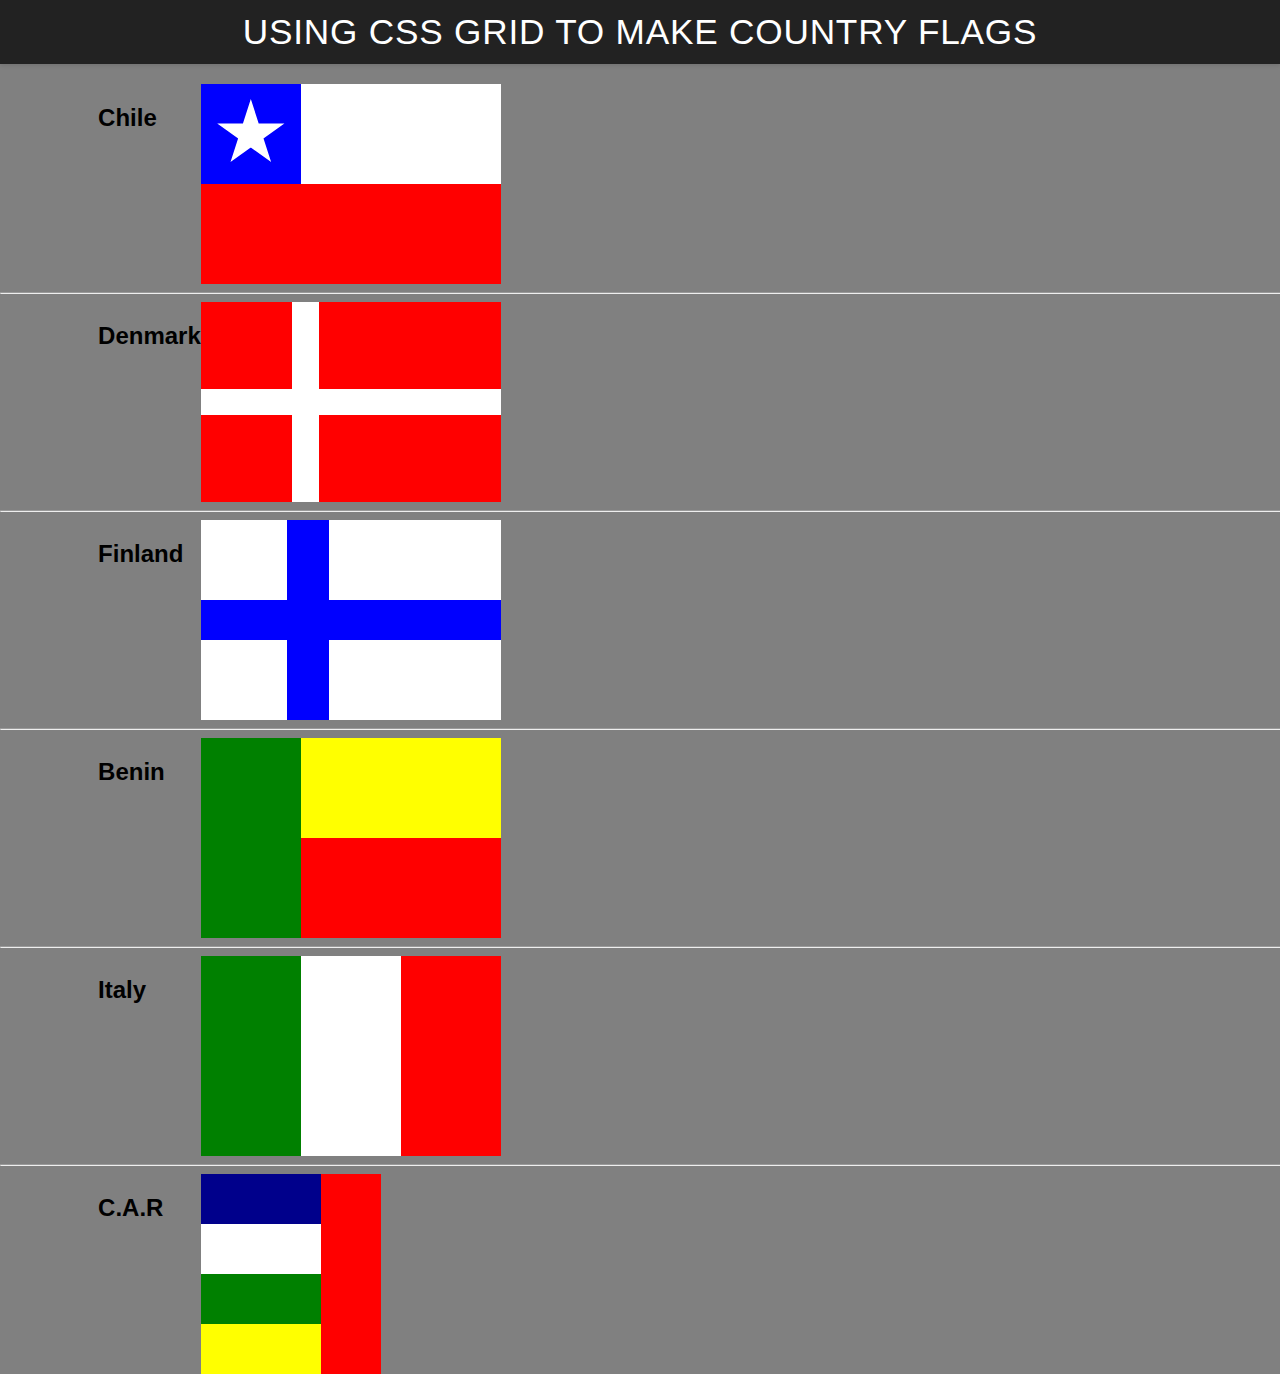
<file: ice/grid_flags/flags.html>
<!DOCTYPE html>
<html lang="en">

<head>
    <meta charset="UTF-8">
    <meta name="viewport" content="width=device-width, initial-scale=1.0">
    <title>Flag</title>
    <style>
        body {
            margin: 0;
            font-family: 'Helvetica Neue', sans-serif;
            background-color: gray;
        }

        header {
            background-color: #222;
            color: #fff;
            padding: 0.75rem 1.5rem;
            display: flex;
            align-items: center;
            justify-content: center;
            font-size: 1.1rem;
            letter-spacing: 0.05rem;
            text-transform: uppercase;
            box-shadow: 0 2px 4px rgba(0, 0, 0, 0.1);
        }

        header h1 {
            margin: 0;
            font-weight: 400;
        }
        main {
            display: grid;
            grid-template-columns: .1fr .1fr 1fr .1fr;
            margin-top: 20px;
        }
        hr {
            width: 100%;
            grid-column: 1 / 5;
        }
        h2 {
            grid-column: 2/3;
        }

        #blue {
            background: blue;
            grid-column: 1 / 2;
            display: grid;
            align-items: center;
            justify-items: center;
        }

        #white {
            background: white;
            grid-column: 2 / 4;
        }

        #red {
            background: red;
            grid-column: 1 / 4;
        }

        #chile {
            display: grid;
            grid-template-columns: 1fr 1fr 1fr;
            grid-template-rows: 1fr 1fr;
            height: 200px;
            width: 300px;
        }

        .star {
            width: 70px;
            aspect-ratio: 1;
            background: white;
            clip-path: polygon(50% 0, 79% 90%, 2% 35%, 98% 35%, 21% 90%);
        }

        #denmark {
            display: grid;
            grid-template-columns: 1fr .30fr 2fr;
            grid-template-rows: 1fr .30fr 1fr;
            height: 200px;
            width: 300px;
            background: white;
        }

        #dred1 {
            background: red;
            grid-column: 3 / 4;
            grid-row: 3 / 3;
        }

        #dred2 {
            background: red;
            grid-column: 1 / 2;
            grid-row: 1 / 2;
        }

        #dred3 {
            background: red;
            grid-column: 3 / 4;
            grid-row: 1 / 2;
        }

        #dred4 {
            background: red;
            grid-column: 1 / 2;
            grid-row: 3 / 3;
        }

        #finland {
            display: grid;
            grid-template-columns: 1fr .50fr 2fr;
            grid-template-rows: 1fr .50fr 1fr;
            height: 200px;
            width: 300px;
            background: blue;
        }
        #fwhite1 {
            background: white;
            grid-column: 3 / 4;
            grid-row: 3 / 3;
        }

        #fwhite2 {
            background: white;
            grid-column: 1 / 2;
            grid-row: 1 / 2;
        }

        #fwhite3 {
            background: white;
            grid-column: 3 / 4;
            grid-row: 1 / 2;
        }

        #fwhite4 {
            background: white;
            grid-column: 1 / 2;
            grid-row: 3 / 3;
        }

        #benin {
            display: grid;
            grid-template-columns: 1fr 2fr;
            grid-template-rows: 1fr 1fr;
            height: 200px;
            width: 300px;
        }

        #bgreen {
            background: green;
            grid-column: 1 / 2;
            grid-row: 1 / 3;
        }

        #byellow {
            background: yellow;
            grid-column: 2 / 3;
            grid-row: 1 / 2;
        }
        #bred {
            background: red;
            grid-column: 2 / 3;
            grid-row: 2 / 3;
        }

        #italy {
            display: grid;
            grid-template-columns: 1fr 1fr 1fr;
            grid-template-rows: 1fr 1fr;
            height: 200px;
            width: 300px;
        }

        #igreen {
            background: green;
            grid-column: 1 / 2;
            grid-row: 1 / 3;
        }

        #iwhite {
            background: white;
            grid-column: 2 / 3;
            grid-row: 1 / 3;
        }

        #ired {
            background: red;
            grid-column: 3 / 4;
            grid-row: 1 / 3;
        }

        #car {
            display: grid;
            grid-template-columns: 1fr .50fr 1fr;
            grid-template-rows: 1fr 1fr 1fr 1fr;
            height: 200px;
            width: 300px;
        }

        #cblue {
            background: darkblue;
            grid-column: 1 / 2;
        }

        #cwhite {
            background: white;
            grid-column: 1 / 2;
        }

        #cgreen {
            background: green;
            grid-column: 1 / 2;
        }

        #cyellow {
            background: yellow;
            grid-column: 1 / 2;
        }

        #cred {
            background: red;
            grid-row: 1 / 5;
            grid-column: 2 / 3;
        }

    </style>
</head>

<body>
    <header>
        <h1>Using CSS Grid to make Country Flags</h1>
    </header>
    <main>
        <h2>Chile</h2>
        <div id="chile">
            <div id="blue">
                <div class="star"></div>
            </div>
            <div id="white"></div>
            <div id="red"></div>
        </div>
        <hr>

        <h2>Denmark</h2>
        <div id="denmark">
            <div id="dred1"></div>
            <div id="dred2"></div>
            <div id="dred3"></div>
            <div id="dred4"></div>
        </div>
        <hr>

        <h2>Finland</h2>
        <div id="finland">
            <div id="fwhite1"></div>
            <div id="fwhite2"></div>
            <div id="fwhite3"></div>
            <div id="fwhite4"></div>
        </div>
        <hr>

        <h2>Benin</h2>
        <div id="benin">
            <div id="bgreen"></div>
            <div id="byellow"></div>
            <div id="bred"></div>
        </div>
        <hr>

        <h2>Italy</h2>
        <div id="italy">
            <div id="igreen"></div>
            <div id="iwhite"></div>
            <div id="ired"></div>
        </div>
        <hr>

        <h2>C.A.R</h2>
        <div id="car">
            <div id="cblue"></div>
            <div id="cwhite"></div>
            <div id="cred"></div>
            <div id="cgreen"></div>
            <div id="cyellow"></div>
                <div class="cstar"></div>

            <div id="cblue2"></div>
            <div id="cwhite2"></div>
            <div id="cgreen2"></div>
            <div id="cyellow2"></div>
        </div>

    </main>
</body>

</html>
</file>
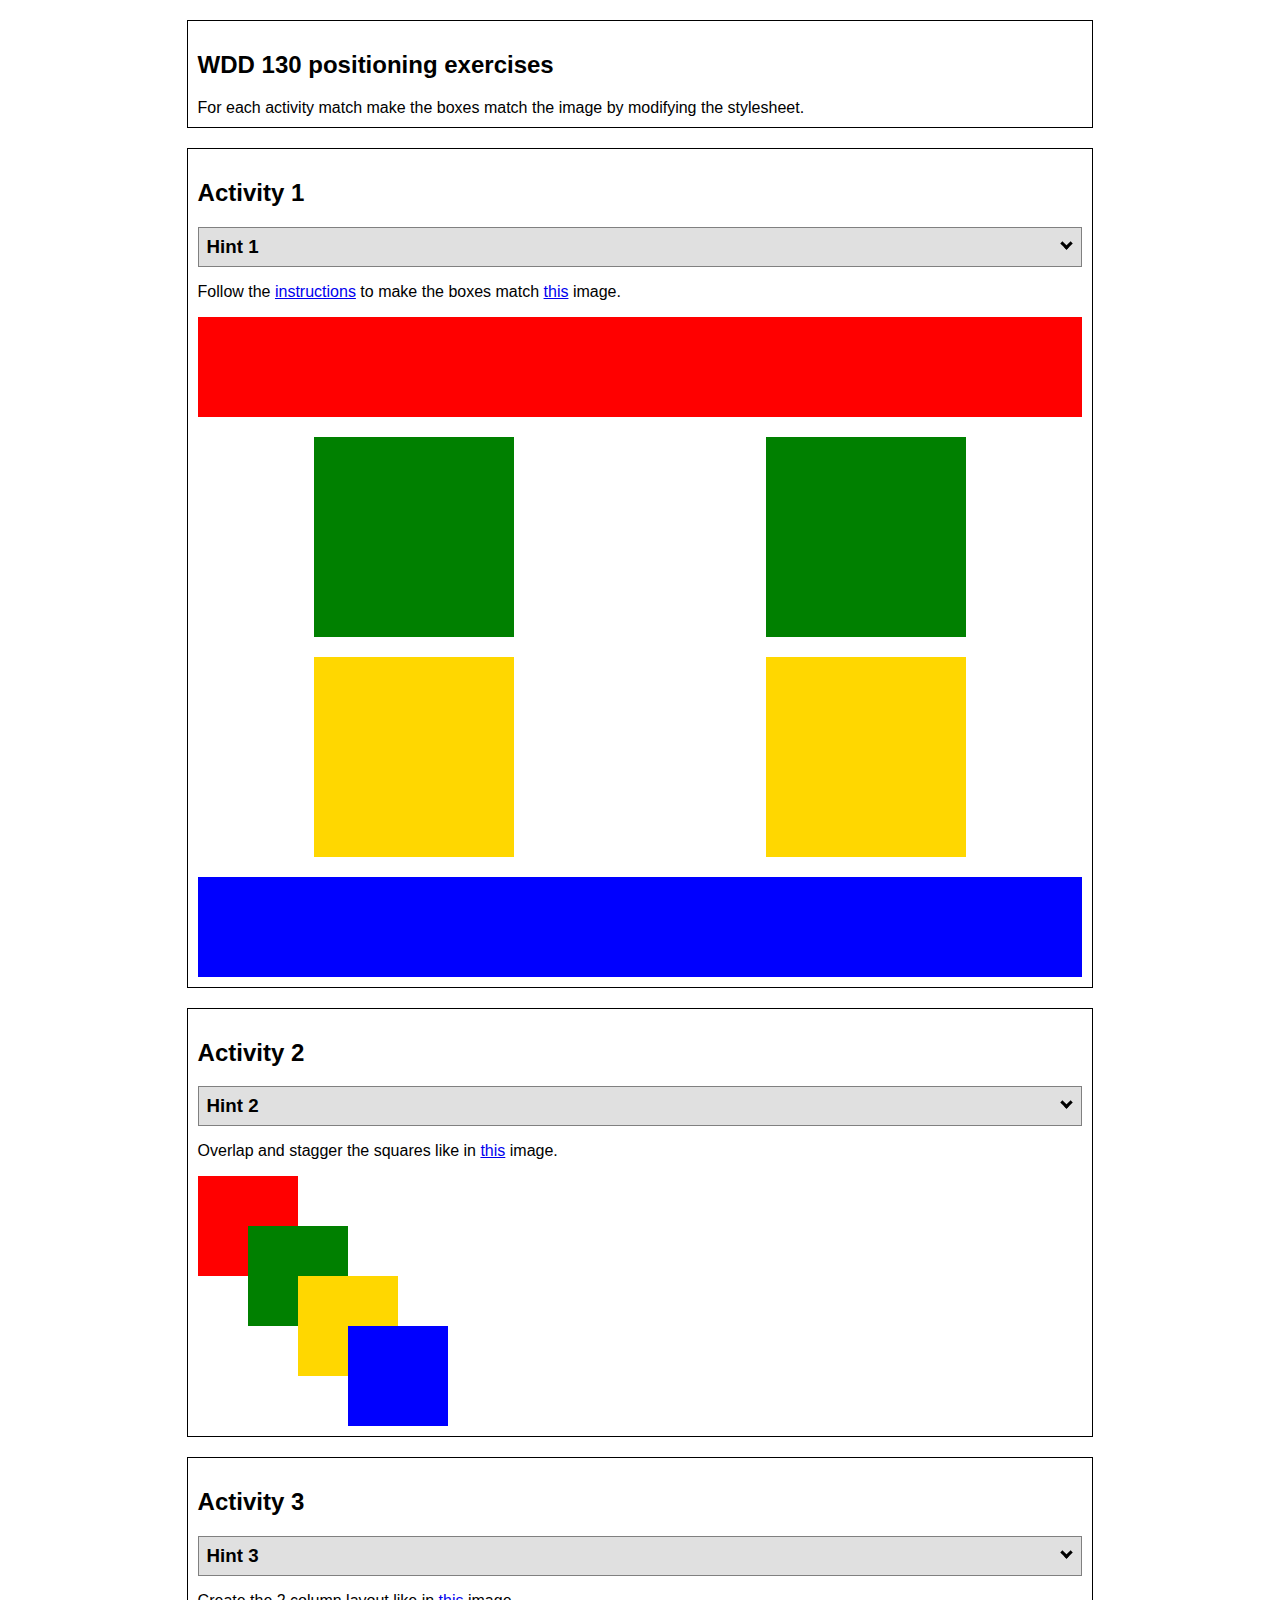
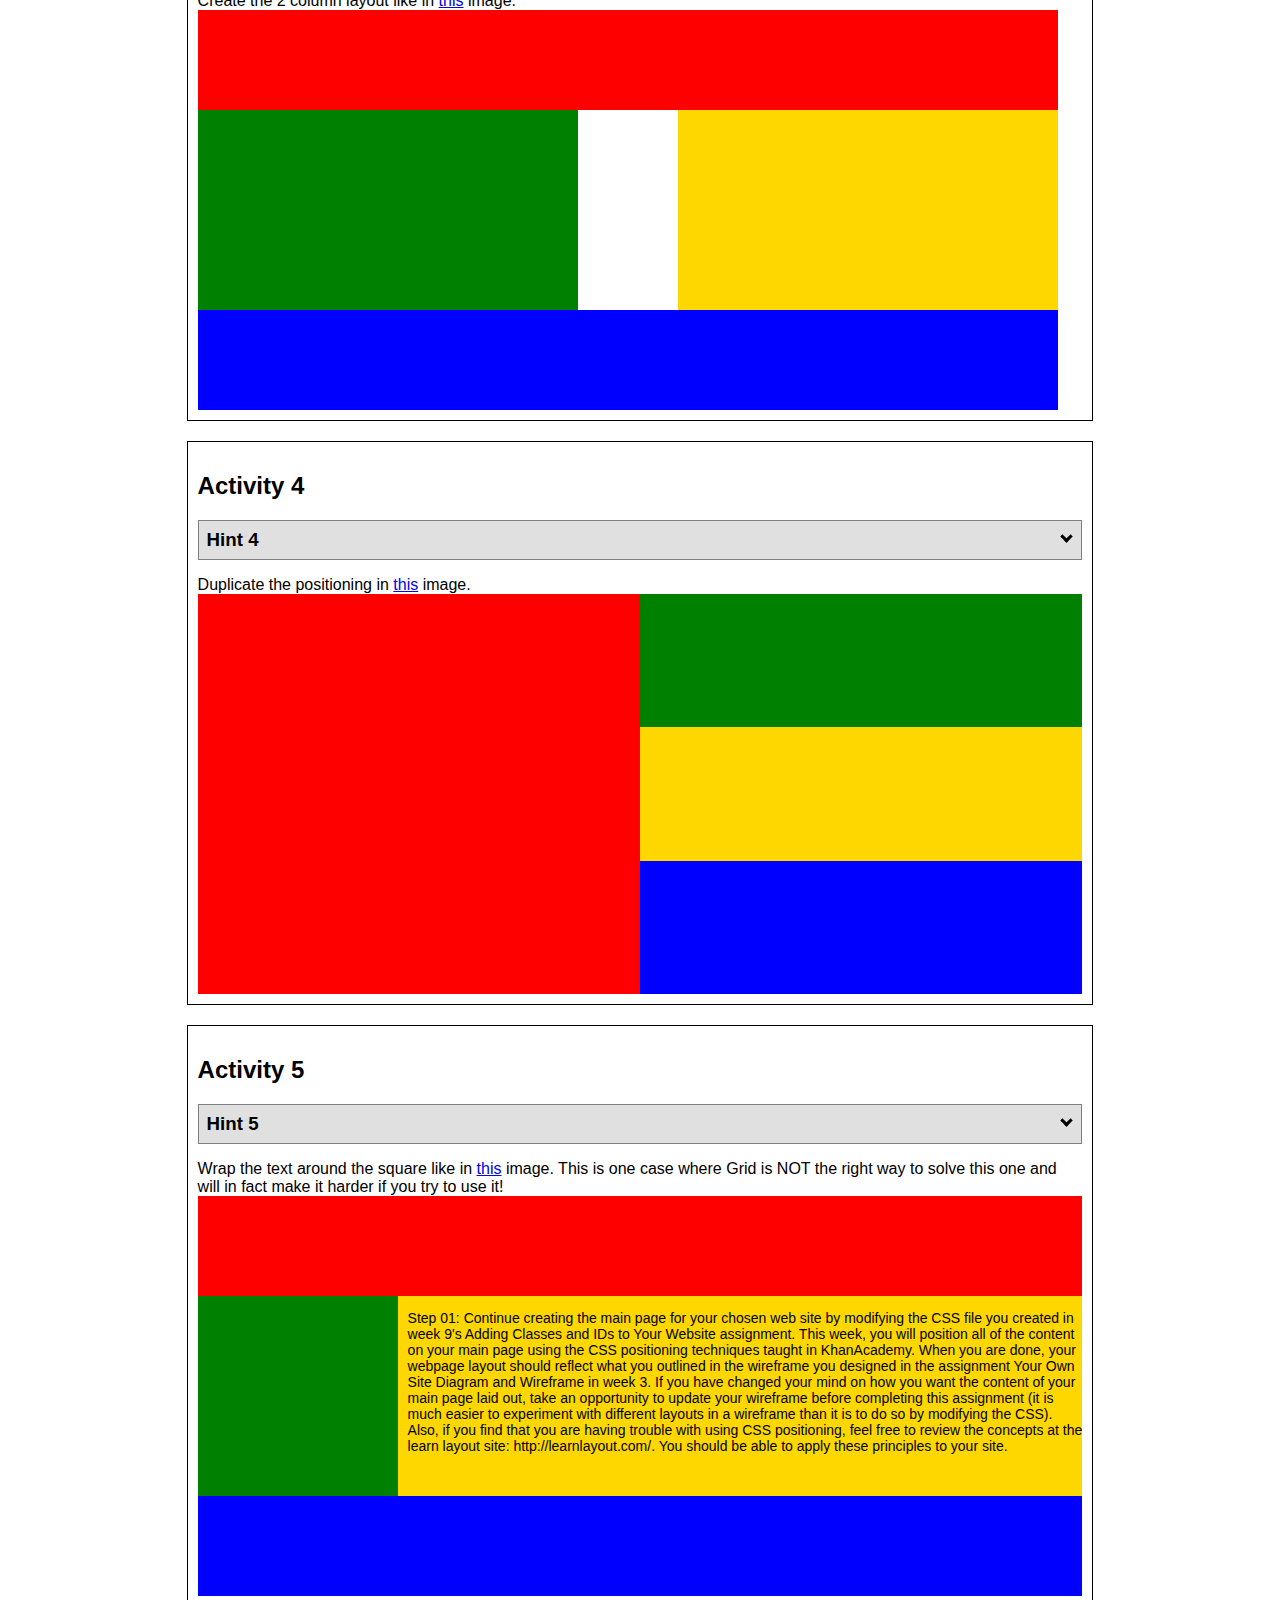
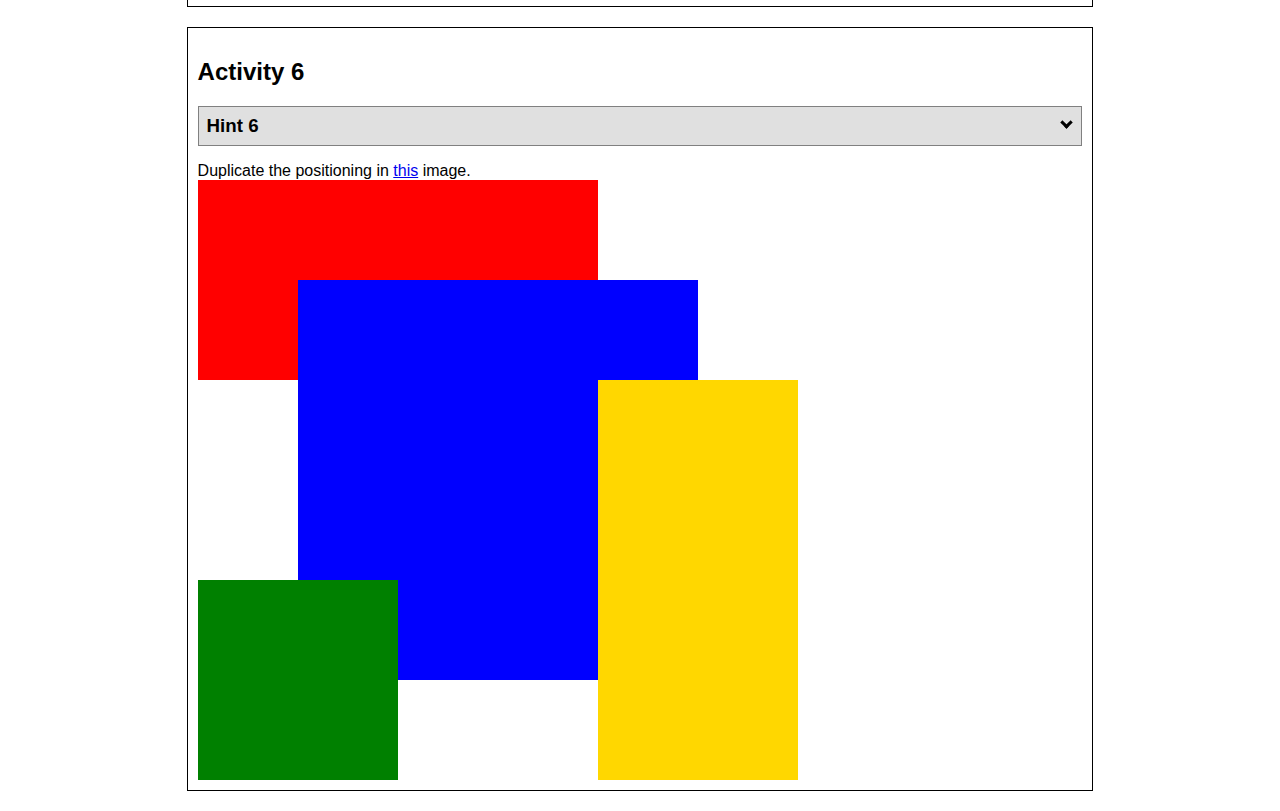
<file: ice/positioning/positioning.html>
<!DOCTYPE html>
<html lang="en">
  <head>
    <!-- HTML - Name: positioning.html -->
    <title>Positioning Activity</title>
    <link rel="stylesheet" type="text/css" href="positionstyles.css" />
  </head>
  <body>
    <div class="activity">
      <h2>WDD 130 positioning exercises</h2>
      For each activity match make the boxes match the image by modifying the stylesheet.</div>
    <div class="activity">
      <h2>Activity 1</h2>
      <section class="hint"><input type="checkbox" ><i></i> <h3>Hint 1</h3><div><p>Check out the <a href="../../activities/week07/ice-css_positioning.html" target="_blank">activity instructions</a></p></div></section>
      <p>Follow the <a href="../../activities/week07/ice-css_positioning.html"" target="_blank">instructions</a> to make the boxes match  <a href="../../images/example1.png" target="_blank">this</a> image.</p>
      <div class="content1" >
        <div class="red1" ></div>
        <div class="green1" ></div>
        <div class="green1" ></div>
        <div class="yellow1"></div>
        <div class="yellow1"></div>
        <div class="blue1"></div>
      </div>
    </div>
    <div class="activity">
      <h2>Activity 2</h2>
      <section class="hint"><input type="checkbox" > <h3>Hint 2</h3><i></i><div>
      <ul>
      <li>grid-template-columns: 50px 50px 50px 50px 50px </li></ul></div></section>
      <p>Overlap and stagger the squares like in <a href="../../images/example2.png" target="_blank">this</a> image.</p>
      <div class="content2" >
        <div class="red2" ></div>
        <div class="green2" ></div>
        <div class="yellow2"></div>
        <div class="blue2"></div>
      </div>
    </div>
    <div class="activity">
      <h2>Activity 3</h2>
      <section class="hint"><input type="checkbox" > <h3>Hint 3</h3><i></i><div><p>This one is going to be best solved with CSS Grid. Remember to make the boxes the right width first...then start moving them around. </p><h4>Properties used:</h4><ul><li>display:grid;</li><li>grid-template-columns:</li><li>grid-column-gap:</li>
        <li>grid-column:</li>  </ul></div></section>
      Create the 2 column layout like in <a href="../../images/example3.png" target="_blank">this</a>  image.
      <div class="content3" >
        <div class="red3" ></div>
        <div class="green3" ></div>
        <div class="yellow3"></div>
        <div class="blue3"></div>
      </div>
    </div>
    <div class="activity">
      <h2>Activity 4</h2>
      <section class="hint"><input type="checkbox" > <h3>Hint 4</h3><i></i><div><p>For the others we have been primarily concerned with width. For this one you will need to adjust height as well. </p><h4>Properties used:</h4><ul><li>display:grid;</li><li>grid-template-columns:</li><li>grid-row:</li></ul></div></section>
      Duplicate the positioning in <a href="../../images/example4.png" target="_blank">this</a> image. 
      <div class="content4" >
        <div class="red4" ></div>
        <div class="green4" ></div>
        <div class="yellow4"></div>
        <div class="blue4"></div>
      </div>
    </div>

    <div class="activity">
      <h2>Activity 5</h2>
      <section class="hint"><input type="checkbox" > <h3>Hint 5</h3><i></i><div><p>Grid is <strong>not</strong> the right way to do this.  In fact there is only one way to really do that...and that is with float. Remember that we float the thing we want the text to wrap around.  Also remember to start by making all the shapes the right size and shape.</p><h4>Properties used:</h4><ul><li>float: left;</li></ul></div></section>
      Wrap the text around the square like in <a href="../../images/example5.png" target="_blank">this</a> image. This is one case where Grid is NOT the right way to solve this one and will in fact make it harder if you try to use it!
      <div class="content5">
        <div class="red5"></div>
        <div class="yellow5">
            <div class="green5"></div>
            <p>
                Step 01: Continue creating the main page for your chosen web site by modifying the CSS file you created in week 9's Adding Classes and IDs to Your Website assignment. This week, you will position all of the content on your main page using the CSS positioning techniques taught in KhanAcademy. When you are done, your webpage layout should reflect what you outlined in the wireframe you designed in the assignment Your Own Site Diagram and Wireframe in week 3. If you have changed your mind on how you want the content of your main page laid out, take an opportunity to update your wireframe before completing this assignment (it is much easier to experiment with different layouts in a wireframe than it is to do so by modifying the CSS). Also, if you find that you are having trouble with using CSS positioning, feel free to review the concepts at the learn layout site: http://learnlayout.com/. You should be able to apply these principles to your site.
            </p>
        </div>
        <div class="blue5"></div>
    </div>
    </div>
    <div class="activity">
      <h2>Activity 6</h2>
      <section class="hint"><input type="checkbox" > <h3>Hint 6</h3><i></i><div><p>This one is all about visualizing the grid behind the layout. If you are having a hard time doing that first: all the sizes are even multiples of 100, and second here is another example with the lines drawn: <a href="../../images/example6-hint.png" target="_blank">example 6 with lines</a>. For this one you will find it easiest if you use px for the column width. You can also use <kbd>z-index</kbd> to control the element layering.    </p><h4>Properties used:</h4><ul><li>display:grid;</li><li>grid-template-columns:</li><li>grid-column:</li><li>grid-row:</li><li><a href="https://www.w3schools.com/cssref/pr_pos_z-index.asp" target="_blank">z-index:</a></li></ul></div></section>
      Duplicate the positioning in <a href="../../images/example6.png" target="_blank">this</a> image.
      <div class="content6" >
        <div class="red6" ></div>
        <div class="green6" ></div>
        <div class="yellow6"></div>
        <div class="blue6"></div>
      </div>
    </div>
  </body>
</html>
</file>
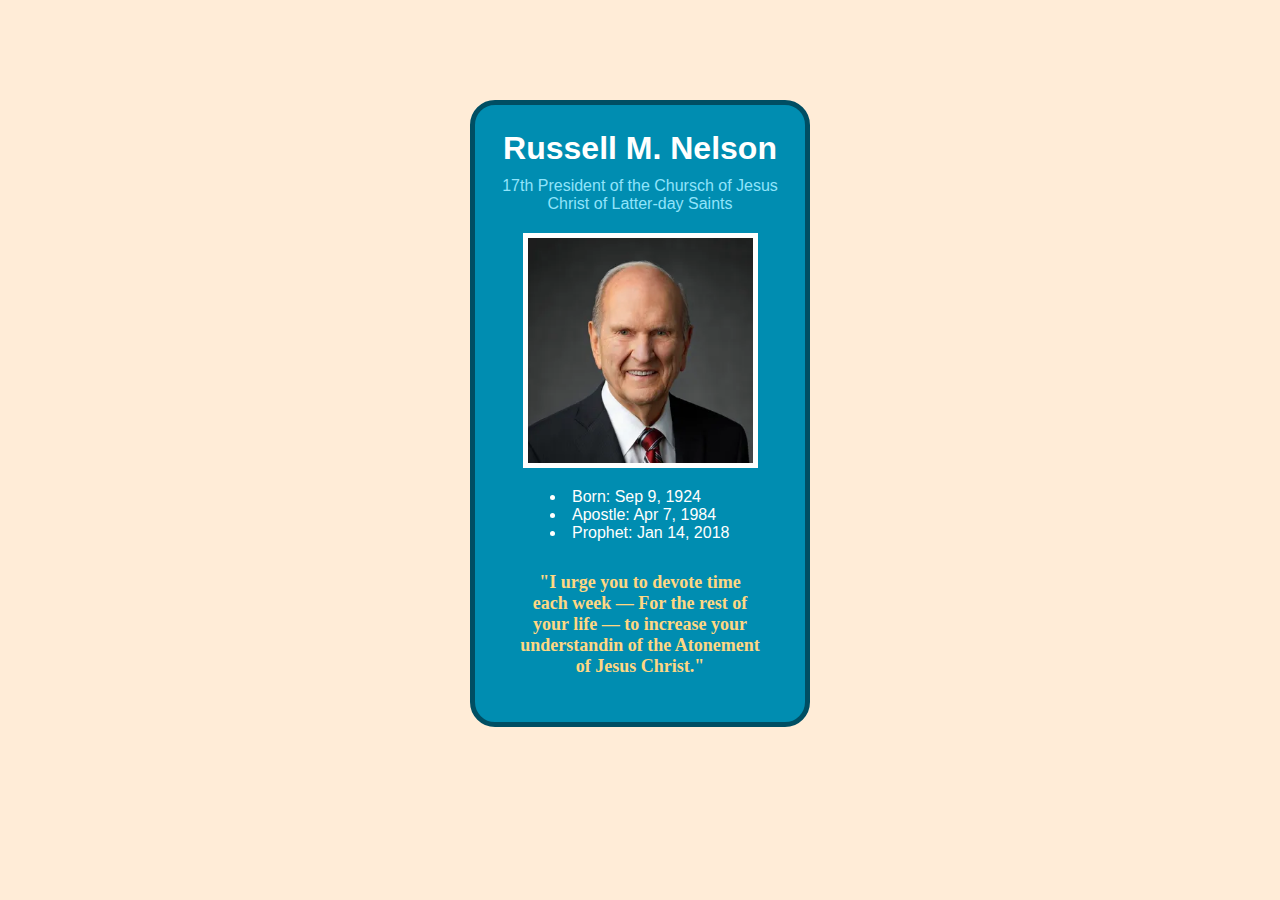
<file: ice/prophet_cards/nelson.html>
<!DOCTYPE html>
<html lang="en">
<head>
    <meta charset="UTF-8">
    <meta name="viewport" content="width=device-width, initial-scale=1.0">
    <title>Russell M. Nelson</title>
    <style>
        /* Insert styles here, this is called an internal stylesheet  */
        body {
            background: #FFECD7;

        }
        
        .card {
            background-color: #008db1;
            border-radius: 25px;
            border: solid #004e63 5px;
            max-width: 300px;
            padding: 15px;
            font-family: Helvetica;
            text-align: center;
            margin: 100px auto;
        }

        img {
            border: solid #fffffe 5px;
            max-width: 225px;
            margin-top: 20px;
        }

        h2 {
            font-size: 2em;
            font-style: normal;
            color: #fffffe;
            margin: 10px 10px;
        }

        .centered-list {
            color: #fffffe;
            font-size: 16px;
            text-align: left;
            list-style-position: inside;
            margin-left: 20px;
        }

        a {
            color: #91e4fb;
            text-decoration: none;
        }

        h4 {
            font-size: 18px;
            color: #ffd783;
            font-family: "Brush Script MT";
            margin: 30px 30px;
        }
    </style>
</head>
<body>
    <div class="card" alt="card">
        <h2>Russell M. Nelson</h2>
        <a href="https://churchofjesuschrist.org">17th President of the Chursch of Jesus Christ of Latter-day Saints</a>
        <img src="images/russell_nelson.png" alt="russell_nelson">
        <ul class="centered-list">
            <li>Born: Sep 9, 1924</li>
            <li>Apostle: Apr 7, 1984</li>
            <li>Prophet: Jan 14, 2018</li>
        </ul>
        <h4>"I urge you to devote time each week &mdash; For the rest of your life &mdash; to increase your understandin of the Atonement of Jesus Christ."</h4>
    </div>
    
</body>
</html>
</file>
<file: ice/style.css>
body {
    background: #ced0c7;
    max-width: 1600px;
    margin: 0 auto;
    padding: 0;
}

#logo_link img{
    width: 30px;
    border-radius: 50%;
}

nav {
    display: flex;
    justify-content: space-around;
    margin: 0;
    align-items: center;
    font-size: 10px;
    font-family: "Helvetica";
    height: 40px;
}

nav a {
    text-align: center;
    text-decoration: none;
    padding: 14px 16px;
    color: #ced0c7;
}

nav a:hover {
    background-color: #ced0c7;
    color: #2f4858;

}

.dropdown .dropbtn {
    font-size: 16px;  
    border: none;
    outline: none;
    color: #ced0c7;
    padding: 14px 16px;
    background-color: inherit;
    font-family: inherit;
    font-size: 10px;
    margin: 0;
  }
  
.dropdown:hover .dropbtn {
    background-color: #ced0c7;
    color: #2f4858;

  }
  
  .dropdown-content {
    display: none;
    position: absolute;
    background-color: #f9f9f9;
    min-width: 160px;
    box-shadow: 0px 8px 16px 0px rgba(0,0,0,0.2);
    z-index: 1;
  }
  
  .dropdown-content a {
    float: none;
    color: black;
    padding: 12px 16px;
    text-decoration: none;
    display: block;
    text-align: left;
  }
  
  .dropdown:hover .dropdown-content {
    display: block;
  }

header{
    background-color: #2f4858;
}
.ice h1 {
    font-family: "Helvetica";
    color: #ced0c7;
    text-align: center;
    font-size: 40px;
    padding: 10px;
}
.ice a {
    color: #ced0c7;
    text-decoration: none;
    padding: 14px 16px;
    font-size: 20px;
    font-family: "Helvetica";
}

.ice a:hover {
    background-color: #ced0c7;
    color: #2f4858;
    border-radius: 10px;
}
.ice {
    background-color: #2f4858;
    border: 5px #2f4858 solid;
    border-radius: 25px;
    padding: 20px;
    margin: 50px auto;
    width: 700px;
    height: 500px;
    text-align: center;
    box-shadow: 5px 5px #666;
}

ul {
    list-style-type: none;
    padding: 10px;
}

li {
    padding: 10px;
    font-family: "Helvetica";
    font-size: 20px;
    color: #2f4858;
}


/* Footer */

footer {
    background-color: #2f4858;
    color: #ced0c7;
    padding: 10px 15px;
    display: flex;
    justify-content: space-around;
    align-items: center;
    font-size: 10px;
    font-family: "Helvetica";
    height: 20px;
}

footer a {
    color: #ced0c7;
    text-decoration: none;
    padding: 14px 16px;
    font-size: 10px;
}

footer img {
    border-radius: 50%;
    margin-left: 5px;
    margin-right: 5px;
    width: 25px;
}

footer a:hover {
    background-color: #ced0c7;
    color: #2f4858;
}

.social a:hover {
    background-color: #2f4858;
    color: #ced0c7;
    padding: auto; ;
}


.dropbtn {
    background-color: #2f4858;
    color: #ced0c7;
    padding: 14px 16px;
    font-size: 10px;
    border: none;
    cursor: pointer;
}

.dropup {
    position: relative;
    display: inline-block;
}
.dropup-content {
    display: none;
    position: absolute;
    bottom: 40px;
    background-color: #f9f9f9;
    min-width: 160px;
    box-shadow: 0px 8px 16px 0px rgba(0,0,0,0.2);
    z-index: 1;
}

.dropup-content a {
    color: black;
    padding: 12px 16px;
    text-decoration: none;
    display: block;
}
.dropup:hover .dropup-content {
    display: block;
}
.dropup:hover .dropbtn {
    background-color: #ced0c7;
    color: #2f4858;
}
</file>
<file: wwr/styles/style.css>
body {
    max-width: 1600px;
    background-color: white;
    font-family: Raleway, Arial, sans-serif;
    font-size: 22px;
    margin: 0 auto;
    padding: 0;
}

#content {
    max-width: 1600px;
    margin: 0 auto;
}
h2 {
    margin: 0;
}

nav {
    display: flex;
    justify-content: space-around;
}

nav a {
    text-align: center;
    color:#396e94;
    text-decoration: none;
    padding: 35px;
}

.home-grid {
    display: grid;
    grid-template-columns: repeat(10, 1fr);
}

#hero {
    display: grid;
    grid-template-columns: 1fr 3fr 1fr;
    margin-top: -100px;
}

#hero-box {
    grid-column: 1 / 4;
    grid-row: 1 / 3;
    z-index: -1;
}

#hero-msg {
    grid-column: 2 / 3;
    grid-row: 1 / 2;
    margin-top: 100px;
}

#hero-msg h1, #hero-msg h4 {
    text-align: center;
}

#hero-msg h4 {
    color: rgb(229, 229, 229);
}

#hero-img {
    width: 100%;
}

.button-box {
    text-align: center;
}

main section {
    text-align: center;
}

#background {
    background-color: #396e94;
    height: 725px;
    grid-column: 1 / 11;
    grid-row: 4 / 9;
}

header {
    background-color: #e7c24f;
    color: #396e94;
    display: grid;
    grid-template-columns: 150px auto;

}

nav a:hover {
    background-color: #396e94;
    color: white;
}

.book, .join {
    background-color: #396e94;
    color: rgb(240, 226, 226);
    text-decoration: none;
    font-size: 18px;
    padding: 15px 30px;
    margin-top: 50px;
    border-radius: 5px;
}
.card-img {
    border: 10px solid #396e94;
    border: 10px solid #123456;
    transition: transform .5s;
    box-shadow: 5px 5px 10px #6f7364;
}

.card-img:hover {
    opacity: .6;
    transform: scale(1.1);
}

.mountains {
    align-items: center;
}

.card-img, .mountains {
    width: 100%;
}

.rivers-card {
    grid-column: 2 / 4;
    grid-row: 2 / 3;
}

.camping-card {
    grid-column: 5 / 7;
    grid-row: 2 / 3;
}

.rapids-card {
    grid-column: 8 / 10;
    grid-row: 2 / 3;
}

main section img {
    box-sizing: border-box;
}


.book:hover, .join:hover {
    background-color: #123456;
    color: white;
}

.msg {
    background-color: #123456;
    color:  rgb(58, 49, 49);
    background-color: #e7c24f;
    line-height: 1.5em;
    padding: 35px;
    grid-column: 6 / 10;
    grid-row: 6 / 7;
    box-shadow: 5px 5px 10px #6f7364;
}
footer {
    background-color: #e7c24f;
    color: #396e94;
    padding: 25px 50px;
    margin-top: 150px;
    display: flex;
    justify-content: space-around;
    align-items: center;
}

.icon {
    width: 80px;
    padding-top: 10px;
}

.logo {
    width: 80px;
}

footer a {
    text-align: center;
    color: #396e94;
    text-decoration: none;
}

footer p {
    font-size: 1.2em;
}

footer p a:hover {
    text-decoration: underline;
}

.home-title {
    font-family: 'Rock Salt', 'Bradley Hand', sans-serif;
    font-size: 2em;
    margin-top: 10px;
    color: #e7c24f;
}

.msg p {
    font-size: .8em;
    padding-bottom: 15px;
}

#logo_link {
    padding-top: 5px;
    justify-self: center;
    align-self: center;
}

footer .social img {
    padding-top: 15px;
}

.rivers-card, .camping-card, .rapids-card {
    margin: 200px 0px;
}

.mountains {
    max-width: 100%;
    grid-column: 2 / 7;
    grid-row: 5 / 8;
    box-shadow: 5px 5px 10px #6f7364;
}

@media screen and (max-width: 1000px) {
    #hero, .home-grid {
        display: block;
        height: auto;
    }
    nav, footer {
        flex-direction: column;
    }
    nav a {
        display: block;
        padding: 15px;
    }
    #hero {
        margin-top: 0;
    }
    #hero-msg {
        margin-top: 0;
    }
    #hero-msg h4 {
        display: none;
    }
    #hero-msg h1 {
        color: black;
    }
    .home-title {
        font-size: 25px;
    }
    .rivers-card, .camping-card, .rapids-card {
        margin: 50px auto;
        width: 60%;
    }
    #background {
        display: none;
    }
    .mountains, .msg {
        width: 80%;
        display: block;
        margin: 0 auto;
    }
    footer {
        margin-top: 25px;
    }
}
</file>
<file: styles/style.css>
body {
    background: #ced0c7;
    max-width: 1600px;
    margin: 0 auto;
    padding: 0;
}

#logo_link img{
    width: 30px;
    border-radius: 50%;
}

nav {
    display: flex;
    justify-content: space-around;
    margin: 0;
    align-items: center;
    font-size: 10px;
    font-family: "Helvetica";
    height: 40px;
}

nav a {
    text-align: center;
    text-decoration: none;
    padding: 14px 16px;
    color: #ced0c7;
}

nav a:hover {
    background-color: #ced0c7;
    color: #2f4858;

}

.dropdown .dropbtn {
    font-size: 16px;  
    border: none;
    outline: none;
    color: #ced0c7;
    padding: 14px 16px;
    background-color: inherit;
    font-family: inherit;
    font-size: 10px;
    margin: 0;
  }
  
.dropdown:hover .dropbtn {
    background-color: #ced0c7;
    color: #2f4858;

  }
  
  .dropdown-content {
    display: none;
    position: absolute;
    background-color: #f9f9f9;
    min-width: 160px;
    box-shadow: 0px 8px 16px 0px rgba(0,0,0,0.2);
    z-index: 1;
  }
  
  .dropdown-content a {
    float: none;
    color: black;
    padding: 12px 16px;
    text-decoration: none;
    display: block;
    text-align: left;
  }
  
  .dropdown:hover .dropdown-content {
    display: block;
  }

header {
    background-color: #2f4858;
}

#hero {
    display: grid;
    grid-template-columns: 1fr 3fr 1fr;
    margin-top: -100px;
}

#hero-box {
    grid-column: 1 / 4;
    grid-row: 1 / 3;
    z-index: -1;
}

#hero-msg {
    grid-column: 2 / 3;
    grid-row: 1 / 2;
    margin-top: 100px;
}

#hero-msg h1, #hero-msg h4 {
    text-align: center;
}

#hero-msg h1 {
    color: #000000;
    font-size: 40px;
    font-family: "Helvetica";
    margin-top: 30px;
    margin-bottom: 20px;
    font-weight: normal;
}

#hero-msg h4 {
    margin-top: 5px;
    color: #2f4858;
    font-size: 20px;
    font-family: "Helvetica";
    font-weight: normal;
}

#hero-img {
    width: 100%; 
    height: 700px; 
    object-fit: cover; 
    object-position: top;
}

main {
    width: 100%;
    display: grid;
    grid-template-columns:repeat(5, 1fr);
    margin-top: 50px;
    gap: 20px;
}

#wwr {
    grid-column: 2 / 3;
    text-align: center;
    font-family: "Helvetica";
    font-size: 15px;
}
#wwr a {
    text-decoration: none;
    color: #2f4858;
}
#wwr img {
    border: solid 10px #2f4858;
    border-radius: 50%;
    height: 400px;
    grid-column: 1 / 2;
}

#wwr img:hover {
    transform: scale(1.05);
    transition: transform 0.3s ease;
}


#ice {
    grid-column: 4 / 5;
    text-align: center;
    font-family: "Helvetica";
    font-size: 15px;
    position: relative;
}

#ice a {
    color: #2f4858;
    text-decoration: none;

}
#ice img {
    border: solid 10px #2f4858;
    border-radius: 50%;
    height: 400px; 
    width: 400px; 
    object-fit: cover; 
    object-position: center;
    grid-column: 4 / 5;
    text-decoration: none;
}

#ice img:hover {
    transform: scale(1.05);
    transition: transform 0.3s ease;
}


#aboutme-container {
    display: grid;
    grid-template-columns: 1fr 2fr;
    align-items: center; 
    justify-items: center;
    margin-top: 50px;
    padding: 20px;
    background-color: #2f4858; 
    height: 500px;
}

#prof-pic {
    border: solid 5px #ced0c7;
    height: 400px;
    width: 300px;
    object-fit: cover;
    object-position: center;
    border-radius: 25px; 
}

#aboutme-container {
    font-family: "Helvetica";
    font-size: 15px;
    color: #ced0c7;
}

#aboutme-container h2 {
    font-size: 24px;
    margin-top: 45px;
    margin-bottom: 10px;
    color: #000000;
    margin-left: 50px;
    margin-right: 50px;
}

#aboutme-container p {
    line-height: 1.6; 
    margin-left: 50px;
    margin-right: 50px;
    color: #2f4858;
} 

#about-me-box {
    background-color: #ffffff;
    border-radius: 20px;
    width: 650px;
    height: 320px;
    box-shadow: 5px 5px #666;
}

.button {
    padding: 15px 25px;
    font-size: 15px;
    text-align: center;
    outline: none;
    color: #ced0c7;
    background-color: #2f4858;
    border: none;
    border-radius: 15px;
    box-shadow: 0 5px #999;
    display: block;
    margin: 0 auto;
    width: 65px;
    text-decoration: none;
}

.button:hover {
    background-color: #ced0c7;
    color: #2f4858;
}

.button:active {
    background-color: #ced0c7;
    box-shadow: 0px 5px #666;
    transform: translateY(4px);
}

footer {
    background-color: #2f4858;
    display: flex;
    justify-content: space-around;
    margin: 0;
    align-items: center;
    font-size: 10px;
    font-family: "Helvetica";
    height: 40px;
    margin-top: 20px;
}
footer p{
    color: #ced0c7;
    margin: 0;
    padding: 0;

}
footer a {
    color: #ced0c7;
    text-decoration: none;
    padding: 14px 16px;
    font-size: 10px;

}

footer img {
    border-radius: 50%;
    margin-left: 5px;
    margin-right: 5px;
    width: 25px;
}

footer a:hover {
    background-color: #ced0c7;
    color: #2f4858;
}

.dropbtn {
    background-color: #2f4858;
    color: #ced0c7;
    padding: 14px 16px;
    font-size: 10px;
    border: none;
    cursor: pointer;
}

.dropup {
    position: relative;
    display: inline-block;
}
.dropup-content {
    display: none;
    position: absolute;
    bottom: 40px;
    background-color: #f9f9f9;
    min-width: 160px;
    box-shadow: 0px 8px 16px 0px rgba(0,0,0,0.2);
    z-index: 1;
}

.dropup-content a {
    color: black;
    padding: 12px 16px;
    text-decoration: none;
    display: block;
}
.dropup:hover .dropup-content {
    display: block;
}
.dropup:hover .dropbtn {
    background-color: #ced0c7;
    color: #2f4858;
}

/* About me section */

#aboutmepage-container {
    display: grid;
    grid-template-columns: 1fr 2fr;
    align-items: center; 
    justify-items: center;
    margin-top: 50px;
    padding: 20px;
    height: 500px;
}

#about-me-prof-pic {
    border: solid 5px #2f4858;
    height: 400px;
    width: 300px;
    object-fit: cover;
    object-position: center;
    border-radius: 25px; 
}

.title{
    font-family: "Helvetica";
    font-size: 25px;
    color: #ced0c7;
    margin-left: 50px;
}

#aboutmepage-container p {
    line-height: 1.6; 
    margin-left: 50px;
    margin-right: 50px;
    color: #ced0c7;
} 

#aboutme-text {
    font-family: "Helvetica";
    font-size: 15px;
    color: #ced0c7;
    border: #000000 solid 1px;
    padding: 20px;
    border-radius: 10px;
    margin: 20px;
    background-color: #2f4858;
    
}

.social a:hover {
    background-color: #2f4858;
    color: #ced0c7;
    padding: auto; ;
}

#Report {
    align-items: center; 
    padding: 20px;
}
</file>
<file: ice/favorite_devo/styles/styles.css>
body {
  margin: 0;
  height: 100%;
  font-family: Arial, sans-serif;
  background: linear-gradient(to bottom, #d3d3d3, #001f3f);
  background-repeat: no-repeat; /* Just in case */
  background-attachment: fixed;
}

.container {
  text-align: center;
}

.header {
  padding: 20px 0;
}

.header-image {
  background-image: url('../images/icenter.png'); /* Replace with your image */
  background-repeat: no-repeat;
  background-position: center;
  height: 150px;
  display: flex;
  flex-direction: column;
  justify-content: center;
  color: white;

}

.header-image h1 {
  margin: 0;
  line-height: 0.9;
    font-size: 3.5em;
  font-weight: bold;
  text-shadow: 2px 2px 4px rgba(0, 0, 0, 0.7);
  background: #00000055;
}

.content-box {
  background-color: white;
  margin: 30px auto;
  width: 90%;
  max-width: 900px;
  padding: 40px;
  box-shadow: 5px 5px 0px black;
  min-height: 400px;
}
</file>
<file: ice/positioning/positionstyles.css>
/* CSS - Name: "positionstyles.css" */
/* Activity 1 styles */
.content1 {
  /* This is the parent of the activity 1 boxes. */
  display: grid;
  grid-template-columns: repeat(2, 1fr);
  grid-template-rows: 1fr 2fr 2fr 1fr;
  grid-gap: 20px;
  justify-items: center;
}
.red1 { 
  width: 100%; 
  height: 100%; 
  background-color: red; 
  grid-column: 1 / 3;

} 
.green1 {
  width: 200px; 
  height: 200px; 
  background-color: green;
} 
.yellow1 {
  width: 200px; 
  height: 200px; 
  background-color: gold;
} 
.blue1 {
  width: 100%; 
  height: 100%; 
  background-color: blue; 
  grid-column: 1 / 3;
} 
/* Activity 2 styles */ 
.content2 {
  /* This is the parent of the activity 2 boxes. */
  display: grid;
  grid-template-columns: repeat( 5, 50px);
  grid-template-rows: repeat( 5, 50px);
}

.red2 {
  width: 100%; 
  height: 100%; 
  background-color: red; 
  grid-column: 1 / 3;
  grid-row: 1 / 3;
} 
.green2 { 
  width: 100%; 
  height: 100%; 
  background-color: green; 
  grid-column: 2 / 4;
  grid-row: 2 / 4;
} 
.yellow2 {
  width: 100%; 
  height: 100%; 
  background-color: gold; 
  grid-column: 3 / 5;
  grid-row: 3 / 5;
} 
.blue2 {
  width: 100%; 
  height: 100%; 
  background-color: blue;
  grid-column: 4 / 6;
  grid-row: 4 / 6; 
} 
/* Activity 3 styles */ 
.content3 {
  /* This is the parent of the activity 3 boxes. */
  display: grid;
  grid-template-columns: 380px 380px;
  grid-template-rows: 100px 200px 100px;
  grid-column-gap: 100px;
}
.red3 {
  width: 100%; 
  height: 100%; 
  background-color: red; 
  grid-column: 1 / 3;
} 
.green3 {
  width: 100%; 
  height: 100%; 
  background-color: green;
}
.yellow3 {
  width: 100%; 
  height: 100%; 
  background-color: gold; 
} 
.blue3 {
  width: 100%;
  height: 100%; 
  background-color: blue; 
  grid-column: 1 / 3;
} 
/* Activity 4 styles */ 
.content4 {
  /* This is the parent of the activity 4 boxes. */
  display: grid;
  grid-template-columns: 1fr 1fr;
  grid-template-rows: repeat(3, 1fr);
  height: 400px;
}
.red4 {
  width: 100%; 
  height: 100%; 
  background-color: red; 
  grid-row: 1 / 4;
} 
.green4 {
  width: 100%; 
  height: 100%; 
  background-color: green; 
  grid-row: 1;
} 
.yellow4 {
  width: 100%; 
  height: 100%; 
  background-color: gold; 
  grid-row: 2;
} 
.blue4 {
  width: 100%; 
  height: 100%; 
  background-color: blue;
  grid-row: 3; 
} 
/* Activity 5 styles */
.content5 {
  height: 400px;
}

.red5 {
  width: 100%;
  height: 100px;
  background-color: red;
}

.yellow5 {
  background-color: gold;
  width: 100%;
  color: black;
  font-size: 14px;
  overflow: auto; 
}

.green5 {
  width: 200px;
  height: 200px;
  background-color: green;
  float: left;
  margin-right: 10px;
}

.blue5 {
  width: 100%;
  height: 100px;
  background-color: blue;
  clear: both;
}
/* Activity 6 styles */ 
.content6 {
/* This is the parent of the activity 6 boxes. */
  display: grid;
  grid-template-columns: repeat(6, 100px);
  grid-template-rows: repeat(6, 100px);
  position: relative;
} 
.red6 {
  width: 100%; 
  height: 100%; 
  background-color: red; 
  grid-column: 1 / 5;
  grid-row: 1 / 3;
  z-index: 1;
} 
.green6 {
  width: 100%; 
  height: 100%; 
  background-color: green;
  grid-column: 1 / 3;
  grid-row: 5 / 7; 
  z-index: 3;
} 
.yellow6 {
  width: 100%; 
  height: 100%; 
  background-color: gold; 
  grid-column: 5 / 7;
  grid-row: 3 / 7;
  z-index: 3;
  
} 
.blue6 {
  width: 100%; 
  height: 100%; 
  background-color: blue; 
  grid-column: 2 / 6;
  grid-row: 2 / 6;
  z-index: 2;
} 


/* Do not make any changes below here */
.activity {
  width: 70%; 
  margin: 20px auto; 
  font-family: Arial, sans-serif; 
  border: 1px solid black; 
  padding: 10px; 
  clear:both; 
  overflow: auto;
} 

.hint {
  border: 1px solid grey;
  background: #e0e0e0;
  padding: .5em;
  position: relative;
  margin: 1em 0;
}
.hint h3 {
  margin: 0;
}
.hint:hover {
  background: #d0d0d0;
}
.hint > div {
  display: none;
}

.hint input[type=checkbox] {
  position: absolute;
  width: 100%;
  height: 100%;
  opacity: 0;
  z-index: 1;
  cursor: pointer;
}

.hint input[type=checkbox]:checked ~ div {
  display: block;
}

.hint i {
  position: absolute;
  transform: translate(-6px, 0);
  margin-top: 16px;
  right: 10px;
  top: -3px;
}
.hint i:before, .hint i:after {
  content: "";
  position: absolute;
  background-color: black;
  width: 3px;
  height: 9px;
}
.hint i:before {
  transform: translate(2px, 0) rotate(45deg);
}
.hint i:after {
  transform: translate(-2px, 0) rotate(-45deg);
}

.hint input[type=checkbox]:checked ~ i:before {
  transform: translate(-2px, 0) rotate(45deg);
}
.hint input[type=checkbox]:checked ~ i:after {
  transform: translate(2px, 0) rotate(-45deg);
}
.hint a {
  position: relative;
  z-index: 1;
}
</file>
<file: ice/fathersday/styles/styles.css>
/* Reset & base */
body, h1, h2, p, ul, li {
    margin: 0;
    padding: 0;
    box-sizing: border-box;
}

body {
    font-family: 'Segoe UI', sans-serif;
    background: url('../images/fathersday-background.jpg') no-repeat center center fixed;
    background-size: cover;
    color: #333;
    line-height: 1.6;
    padding: 20px;
}


/* Wrapper */
#wrapper {
    max-width: 900px;
    margin: auto;
    background-color: #ffffffcc;
    padding: 30px;
    border-radius: 15px;
    box-shadow: 0 8px 20px rgba(0, 0, 0, 0.1);
}

/* Header/Nav */
header {
    background-color: #00539c;
    padding: 15px 0;
    border-radius: 10px;
    margin-bottom: 30px;
}

nav ul {
    display: flex;
    justify-content: center;;
    list-style: none;
    gap: 100px;
}

nav li {
    color: rgb(255, 255, 255);
    font-weight: bold;
    cursor: pointer;
    transition: transform 0.3s ease-in-out;
    display: inline-block;
}

/* Trigger animation when hovered */
nav li:hover {
    animation: spin 1s linear infinite;
    color: yellow;
}

/* Define the spinning keyframes */
@keyframes spin {
    from {
        transform: rotate(0deg);
    }
    to {
        transform: rotate(360deg);
    }
}

/* Main content */
main h1 {
    text-align: center;
    font-size: 2.5rem;
    color: #0ff;
    margin-bottom: 20px;
}

main img {
    display: block;
    max-width: 100%;
    height: auto;
    margin: 0 auto 30px;
    border-radius: 10px;
    box-shadow: 0 4px 10px rgba(0, 0, 0, 0.2);
    transition: transform 0.3s ease-in-out;
}

main img:hover {
    animation: goCrazy 0.5s infinite ease-in-out;
}

@keyframes goCrazy {
    0%   { transform: rotate(0deg) scale(1); }
    25%  { transform: rotate(15deg) scale(1.1); }
    50%  { transform: rotate(-15deg) scale(1.2); }
    75%  { transform: rotate(15deg) scale(1.1); }
    100% { transform: rotate(0deg) scale(1); }
}


main h1 {
    text-align: center;
    font-size: 2.5rem;
    color: #0ff;
    margin-bottom: 20px;
    animation: bouncePump 1s ease-in-out infinite, neonGlow 1.5s ease-in-out infinite;
    text-shadow:
        0 0 5px #0ff,
        0 0 10px #0ff,
        0 0 20px #0ff,
        0 0 40px #0ff;
    font-weight: bold;
}

/* Bouncy pump animation */
@keyframes bouncePump {
    0%   { transform: scale(1); }
    50%  { transform: scale(1.15); }
    100% { transform: scale(1); }
}

@keyframes neonGlow {
    0%, 100% {
        text-shadow:
            0 0 5px #0ff,
            0 0 10px #0ff,
            0 0 20px #0ff,
            0 0 40px #0ff;
    }
    50% {
        text-shadow:
            0 0 2px #0ff,
            0 0 4px #0ff,
            0 0 10px #0ff,
            0 0 20px #0ff;
    }
}



main h1 {
    text-align: center;
    font-size: 2.5rem;
    color: #908e8e;
    margin-bottom: 20px;
    transition: transform 0.3s ease-in-out;
}

main h1:hover {
    transform: scale(1.1);
}


section {
    margin-bottom: 30px;
    padding: 20px;
    border-left: 5px solid #00539c;
    background-color: #f9f9f9;
    border-radius: 8px;
    transition: background-color 0.3s;
}

section:hover {
    background-color: #eef6fc;
}

h2 {
    color: #00539c;
    margin-bottom: 10px;
}

/* Target the section and shake both h2 and p on hover */
section:hover h2,
section:hover p {
    animation: shake 0.5s ease-in-out infinite;
}

/* Shake animation */
@keyframes shake {
    0% { transform: translateX(0); }
    25% { transform: translateX(-5px); }
    50% { transform: translateX(5px); }
    75% { transform: translateX(-5px); }
    100% { transform: translateX(0); }
}


/* Footer */
footer {
    text-align: center;
    padding: 15px;
    background-color: #00539c;
    color: white;
    border-radius: 8px;
    margin-top: 30px;
    font-weight: 500;
}

body::before {
    content: "";
    background: url('../images/tie.png') no-repeat;
    position: absolute;
    top: 30px;
    left: 20px;
    width: 60px;
    height: 60px;
    background-size: contain;
    opacity: 0.3;
    z-index: -1;
}

body::after {
    content: "";
    background: url('../images/mug.png') no-repeat;
    position: absolute;
    bottom: 40px;
    right: 20px;
    width: 60px;
    height: 60px;
    background-size: contain;
    opacity: 0.3;
    z-index: -1;
}
</file>
